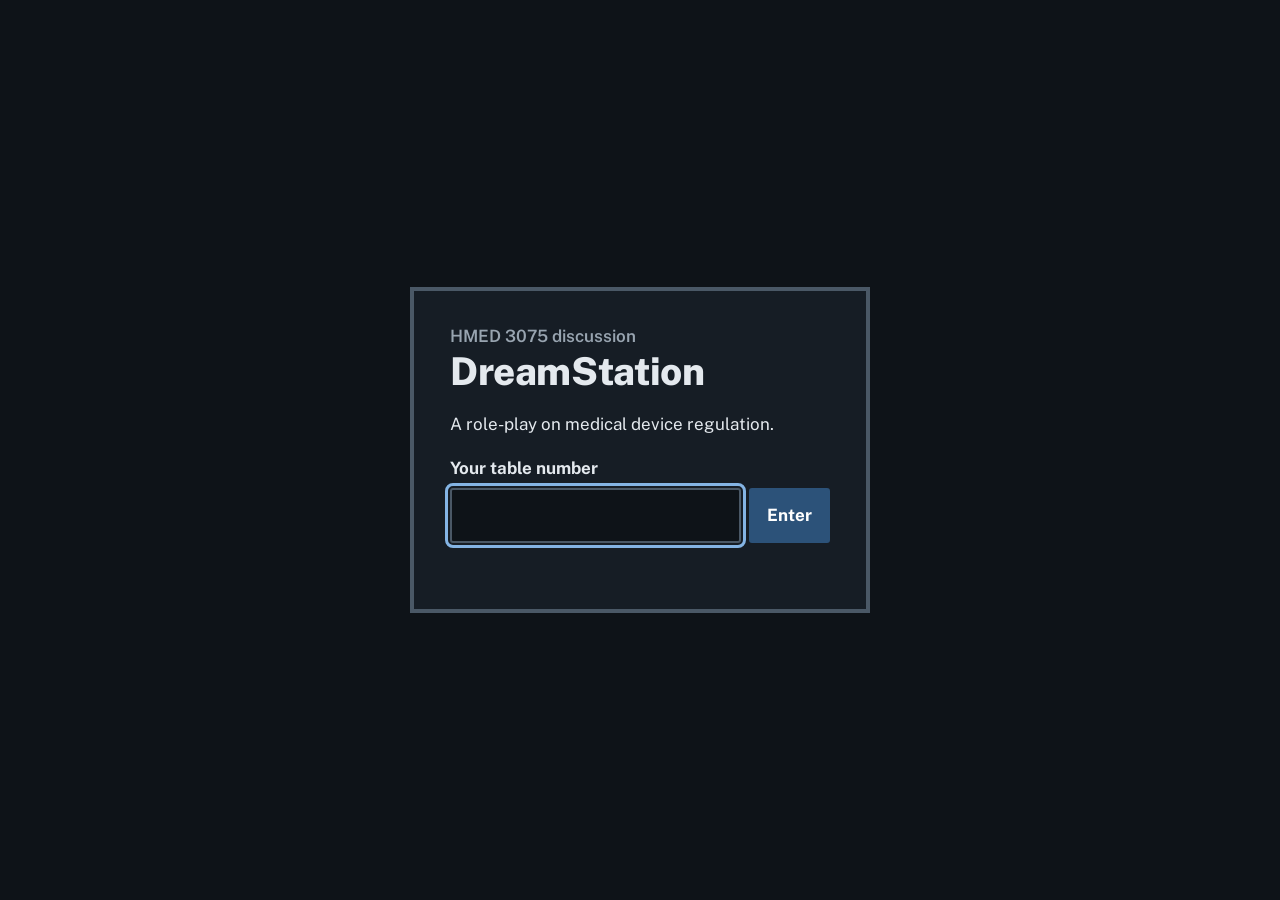
<file: index.html>
<!DOCTYPE html>
<html lang="en">
<head>
<meta charset="utf-8">
<meta name="viewport" content="width=device-width, initial-scale=1">
<title>DreamStation · HMED 3075</title>
<link rel="stylesheet" href="assets/app.css?v=1795060301">
</head>
<body>
<main class="entry">
  <form class="entry-card" id="f" novalidate>
    <p class="muted" style="font-weight:600;margin:0">HMED 3075 discussion</p>
    <h1>DreamStation</h1>
    <p>A role-play on medical device regulation.</p>
    <label for="n">Your table number</label>
    <div class="entry-row">
      <input id="n" inputmode="numeric" autocomplete="off" maxlength="2" autofocus aria-describedby="err">
      <button class="btn primary" type="submit">Enter</button>
    </div>
    <div class="err" id="err" role="status"></div>
  </form>
</main>
<script>
  document.getElementById("f").addEventListener("submit", e => {
    e.preventDefault();
    const v = document.getElementById("n").value.trim();
    if (/^[1-6]$/.test(v)) location.href = "table.html?t=" + v;
    else document.getElementById("err").textContent = "Enter a table number from 1 to 6.";
  });
</script>
</body>
</html>
</file>
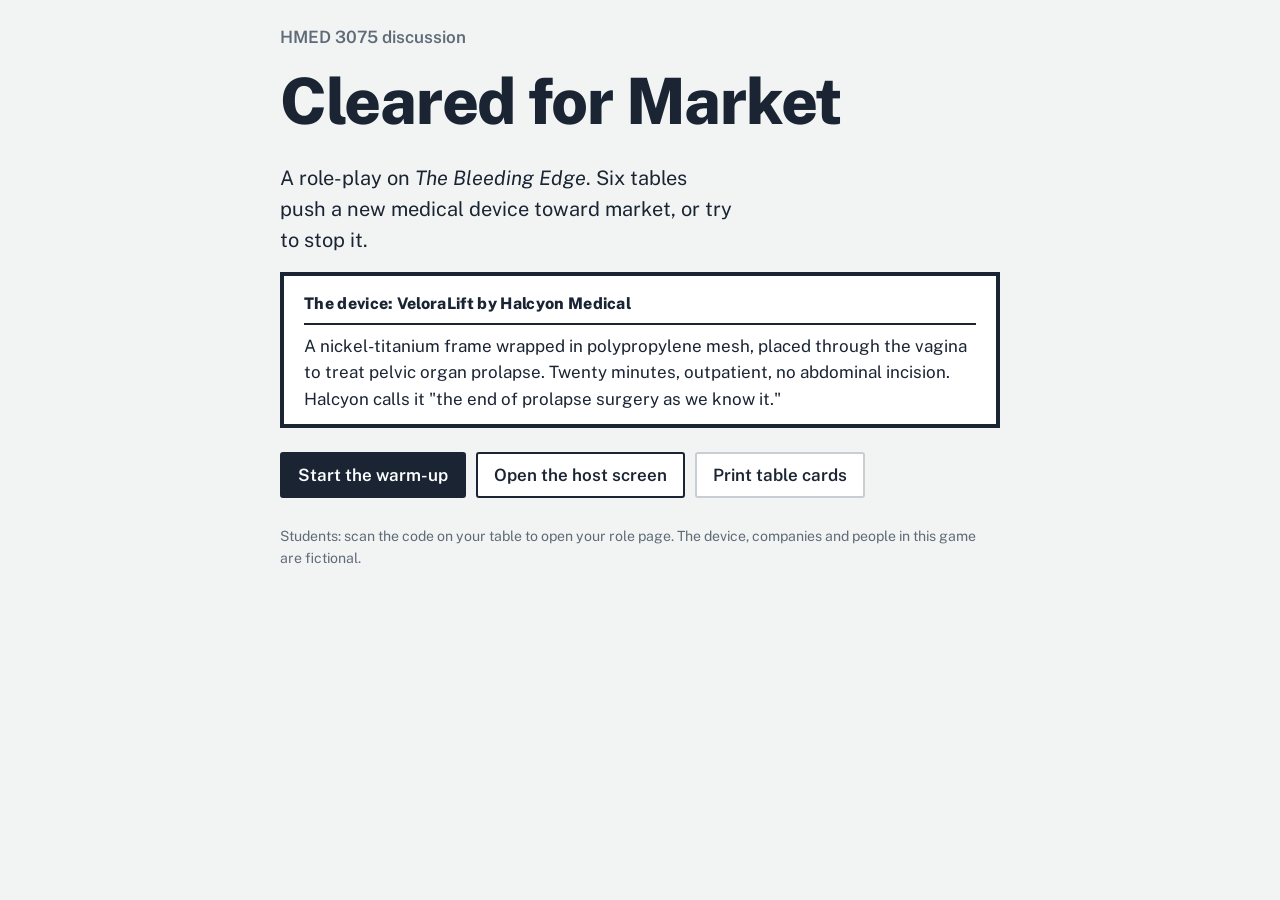
<file: cleared-for-market/index.html>
<!DOCTYPE html>
<html lang="en">
<head>
<title>Cleared for Market · HMED 3075</title>
<meta charset="utf-8">
<meta name="viewport" content="width=device-width, initial-scale=1">
<link rel="preconnect" href="https://fonts.googleapis.com">
<link rel="preconnect" href="https://fonts.gstatic.com" crossorigin>
<link href="https://fonts.googleapis.com/css2?family=Public+Sans:wght@400;600;700;800&display=swap" rel="stylesheet">
<link rel="stylesheet" href="assets/style.css">
<script src="assets/data.js"></script>
<script src="assets/qrcode.js"></script>
<script src="assets/app.js"></script>
</head>
<body>
<main class="wrap">
  <p class="muted" style="font-weight:600">HMED 3075 discussion</p>
  <h1 style="font-size:clamp(2.4rem,7vw,4rem);font-weight:800;letter-spacing:-.02em">Cleared for Market</h1>
  <p style="font-size:1.25rem;max-width:38ch">A role-play on <i>The Bleeding Edge</i>. Six tables push a new medical device toward market, or try to stop it.</p>

  <div class="boxed" id="device"></div>

  <p style="display:flex;gap:10px;flex-wrap:wrap;margin-top:24px">
    <button class="btn primary" id="warm">Start the warm-up</button>
    <a class="btn" href="host.html">Open the host screen</a>
    <a class="btn ghost" href="cards.html">Print table cards</a>
  </p>
  <p class="muted small" style="margin-top:28px">Students: scan the code on your table to open your role page. The device, companies and people in this game are fictional.</p>
</main>
<script>
  const G = CFM.G;
  document.getElementById("device").innerHTML =
    `<p class="boxed-h">The device: ${CFM.esc(G.device.name)} by ${CFM.esc(G.device.maker)}</p><p style="margin:0">${CFM.esc(G.device.pitch)}</p>`;
  document.getElementById("warm").onclick = CFM.openDeck;
</script>
</body>
</html>
</file>
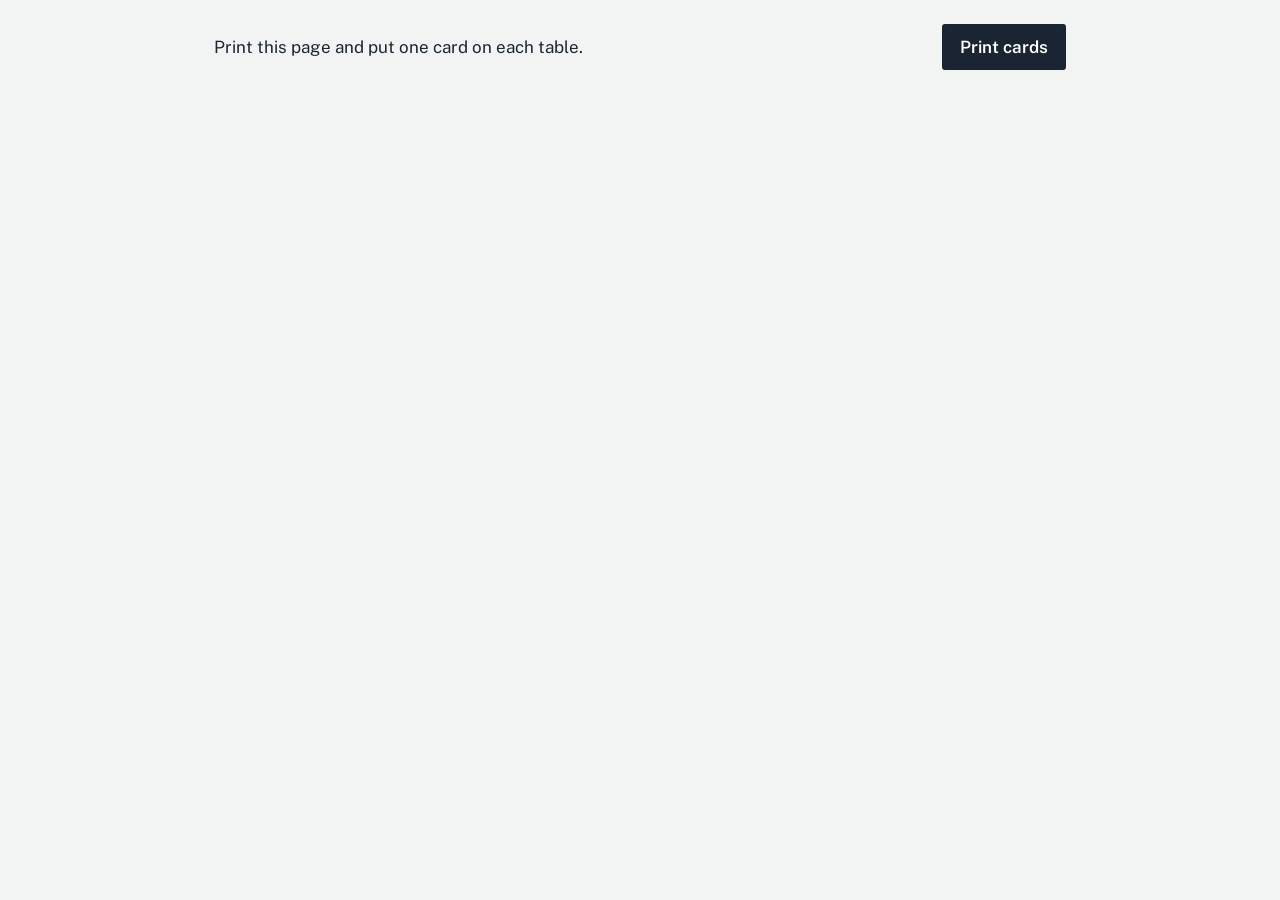
<file: cards.html>
<!DOCTYPE html>
<html lang="en">
<head>
<title>Table cards · Cleared for Market</title>
<meta charset="utf-8">
<meta name="viewport" content="width=device-width, initial-scale=1">
<link rel="preconnect" href="https://fonts.googleapis.com">
<link rel="preconnect" href="https://fonts.gstatic.com" crossorigin>
<link href="https://fonts.googleapis.com/css2?family=Public+Sans:wght@400;600;700;800&display=swap" rel="stylesheet">
<link rel="stylesheet" href="assets/style.css">
<script src="assets/data.js"></script>
<script src="assets/qrcode.js"></script>
<script src="assets/app.js"></script>
<style>
  .sheet { max-width: 900px; margin: 0 auto; padding: 24px; }
  .grid { display: grid; grid-template-columns: repeat(2, 1fr); gap: 18px; }
  .card { background: #fff; border: 4px solid var(--ink); padding: 16px; display: grid; grid-template-columns: 1fr 150px; gap: 14px; align-items: center; }
  .card h2 { font-size: 1.4rem; margin: 0 0 4px; }
  .card .bar { height: 8px; margin-bottom: 10px; }
  .card svg { width: 150px; height: 150px; }
  .card .url { font-size: .72rem; color: var(--steel); word-break: break-all; }
  @media (max-width: 640px) { .grid { grid-template-columns: 1fr; } }
</style>
</head>
<body>
<div class="sheet">
  <div class="noprint" style="display:flex;justify-content:space-between;align-items:center;gap:12px;flex-wrap:wrap;margin-bottom:18px">
    <p style="margin:0">Print this page and put one card on each table.</p>
    <button class="btn primary" onclick="print()">Print cards</button>
  </div>
  <div class="grid" id="g"></div>
</div>
<script>
  const { G, esc, roleURL, qrSVG } = CFM;
  document.getElementById("g").innerHTML = G.roles.map(r => `<div class="card">
    <div><div class="bar" style="background:${r.color}"></div>
      <p class="muted" style="margin:0;font-weight:600">${esc(r.label)}</p>
      <h2>${esc(r.name)}</h2>
      <p class="small" style="margin:0 0 6px">Scan to open your role page.</p>
      <div class="url">${esc(roleURL(r))}</div></div>
    ${qrSVG(roleURL(r))}</div>`).join("");
</script>
</body>
</html>
</file>
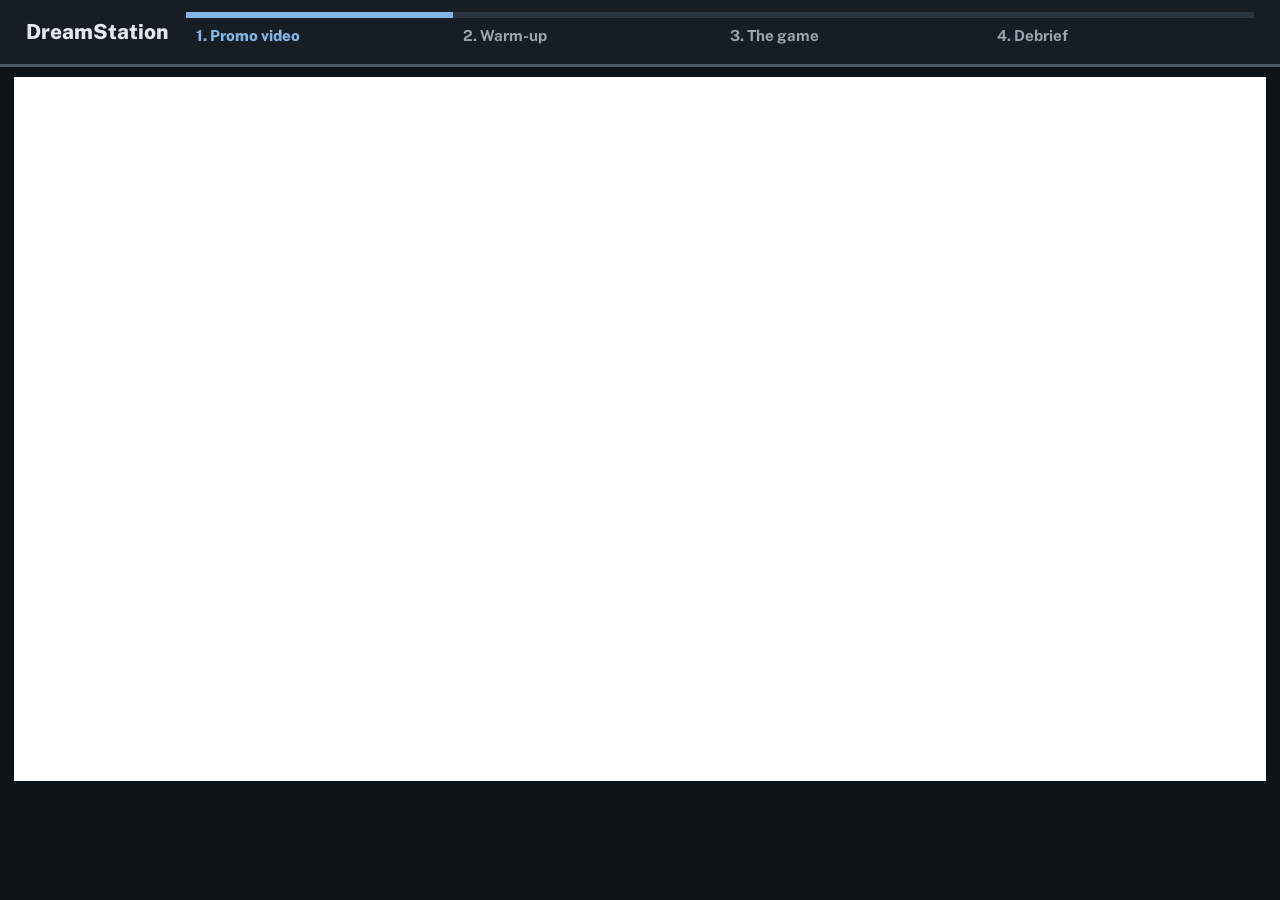
<file: host.html>
<!DOCTYPE html>
<html lang="en">
<head>
<meta charset="utf-8">
<meta name="viewport" content="width=device-width, initial-scale=1">
<title>Host · DreamStation</title>
<link rel="stylesheet" href="assets/app.css?v=1795060301">
<script src="assets/content.js?v=1795060301"></script>
<script src="assets/app.js?v=1795060301"></script>
</head>
<body class="host">
<header class="hbar">
  <h1>DreamStation</h1>
  <nav class="htabs" id="htabs" aria-label="Class sections"></nav>
</header>
<main class="hmain" id="main"></main>
<div class="timer floating" id="ftimer" title="Drag to move. Double-click to start or pause."><div class="lbl" id="flbl">Paused</div><div class="t" id="clock">0:00</div></div>
<script>
(function () {
  const { G, store, esc } = DS;
  const KEY = "ds-host-v6";
  const TABS = [
    { id: "video", name: "Promo video", stages: [{ name: "Video", minutes: 5 }] },
    { id: "warmup", name: "Warm-up", stages: [{ name: "Recap", minutes: 5 }, { name: "Where the system fails", minutes: 4 }, { name: "Read your role", minutes: 3 }] },
    { id: "game", name: "The game", stages: G.stages },
    { id: "debrief", name: "Debrief", stages: [{ name: "How you played", minutes: 3 }, { name: "What really happened", minutes: 3 }] }
  ];
  const fresh = () => ({ tab: 0, stage: { video: 0, warmup: 0, game: 0, debrief: 0 }, shown: {}, revealed: {}, choices: { game: {}, game2: {} }, timer: { left: 300, endAt: null } });
  let S = store.get(KEY, null) || fresh();
  const save = () => store.set(KEY, S);
  const main = document.getElementById("main");

  const tab = () => TABS[S.tab];
  const stageList = () => tab().stages;
  const stageIdx = () => S.stage[tab().id] || 0;
  const stageMin = () => stageList() ? stageList()[stageIdx()].minutes : 0;

  /* ---------- Timer ---------- */
  const left = () => S.timer.endAt ? Math.round((S.timer.endAt - Date.now()) / 1000) : S.timer.left;
  const fmt = s => (s < 0 ? "+" : "") + Math.floor(Math.abs(s) / 60) + ":" + String(Math.abs(s) % 60).padStart(2, "0");
  function toggleTimer() {
    if (!stageList()) return;
    if (S.timer.endAt) { S.timer.left = left(); S.timer.endAt = null; } else { S.timer.endAt = Date.now() + S.timer.left * 1000; }
    save(); render();
  }
  function resetTimer() { S.timer = { left: stageMin() * 60, endAt: null }; save(); render(); }
  setInterval(() => {
    paintTimer();
  }, 250);
  const ft = document.getElementById("ftimer");
  function paintTimer() {
    ft.hidden = !stageList() || tab().id === "video";
    const t = left();
    document.getElementById("clock").textContent = fmt(t);
    document.getElementById("flbl").textContent = S.timer.endAt ? "Time left" : "Paused";
    ft.classList.toggle("over", t < 0);
  }
  /* Drag the timer anywhere; its position is remembered. */
  (function () {
    const place = p => {
      const x = Math.max(0, Math.min(window.innerWidth - ft.offsetWidth, p.x)), y = Math.max(0, Math.min(window.innerHeight - ft.offsetHeight, p.y));
      ft.style.left = x + "px"; ft.style.top = y + "px"; ft.style.right = "auto";
      return { x, y };
    };
    const saved = store.get("ds-host-timerpos");
    if (saved && typeof saved.x === "number") requestAnimationFrame(() => place(saved));
    let d = null;
    ft.addEventListener("pointerdown", e => { const r = ft.getBoundingClientRect(); d = { dx: e.clientX - r.left, dy: e.clientY - r.top }; ft.setPointerCapture(e.pointerId); ft.classList.add("drag"); e.preventDefault(); });
    ft.addEventListener("pointermove", e => { if (d) d.pos = place({ x: e.clientX - d.dx, y: e.clientY - d.dy }); });
    const end = () => { if (d && d.pos) store.set("ds-host-timerpos", d.pos); d = null; ft.classList.remove("drag"); };
    ft.addEventListener("pointerup", end); ft.addEventListener("pointercancel", end);
    ft.addEventListener("dblclick", () => toggleTimer());
    window.addEventListener("resize", () => { if (ft.style.left) place({ x: parseFloat(ft.style.left), y: parseFloat(ft.style.top) }); });
  })();

  function verdict(line) {
    const m = line.match(/^(Adopted|Overruled)\.\s*([\s\S]*)$/);
    if (!m) return `<p class="bigresult">${esc(line)}</p>`;
    return `<p class="bigresult ${m[1] === "Adopted" ? "ok" : "no"}"><span class="verdict">${m[1]}</span>${esc(m[2])}</p>`;
  }
  function goTab(i) {
    if (i < 0 || i >= TABS.length) return;
    S.tab = i;
    S.timer = { left: stageMin() * 60, endAt: null };
    save(); render(); window.scrollTo(0, 0);
  }
  function goStage(i) {
    const L = stageList();
    if (!L || i < 0 || i >= L.length) return;
    S.stage[tab().id] = i;
    S.timer = { left: L[i].minutes * 60, endAt: null };
    save(); render();
  }

  /* ---------- Pieces ---------- */
  function stagesBar() {
    const L = stageList(); if (!L || L.length < 2) return "";
    const k = stageIdx();
    return `<div class="stages">${L.map((s, i) => `<button class="stage ${i < k ? "done" : ""} ${i === k ? "now" : ""}" data-stage="${i}">${esc(s.name)}<small>${s.minutes} min</small></button>`).join("")}</div>`;
  }
  function timerBox() { return ""; }
  function controls(extra) {
    const L = stageList();
    return `<div class="controls">
      ${L ? `<button class="btn primary" data-a="timer">${S.timer.endAt ? "Pause timer" : "Start timer"}</button><button class="btn" data-a="reset">Reset timer</button>` : ""}
      ${L && L.length > 1 ? `<button class="btn" data-a="nextstage" ${stageIdx() === L.length - 1 ? "disabled" : ""}>Next stage</button>` : ""}
      ${extra || ""}
      <button class="btn" data-a="prev" ${S.tab === 0 ? "disabled" : ""}>Previous section</button>
      <button class="btn" data-a="next" ${S.tab === TABS.length - 1 ? "disabled" : ""}>Next section</button>
    </div>
    <p class="small muted keys">Keys: left and right arrows move to the previous or next stage. Enter goes to the next section, Backspace to the previous one. Space starts or pauses the timer. 1 to 4 jump to a section.${tab().id === "game" ? " R shows or hides the unlock word." : ""}</p>`;
  }

  /* ---------- Views ---------- */
  function videoView() {
    main.className = "hmain single videomode";
    return `<div class="videofill"><iframe src="https://www.youtube-nocookie.com/embed/${esc(G.video.id)}?rel=0" title="${esc(G.video.title)}" allow="autoplay; encrypted-media; picture-in-picture; fullscreen" allowfullscreen></iframe></div>`;
  }

  function warmupView() {
    main.className = "hmain";
    const k = stageIdx();
    const leftCol = k === 0
      ? `<div class="kicker">Warm-up</div><h2 class="big">Recap: The Bleeding Edge</h2>
         <p class="lead">Start from your worksheet. Talk with your table.</p>
         ${stagesBar()}
         <p class="mainq">${esc(G.warmup.questions[0].q)} <span class="ws">${esc(G.warmup.questions[0].ws)}</span></p>
         <p class="bh" style="margin-top:22px">If your table finishes early</p>
         <ul class="moreq">${G.warmup.questions.slice(1).map(q => `<li>${esc(q.q)} <span class="ws">${esc(q.ws)}</span></li>`).join("")}</ul>
         ${controls()}`
      : k === 1
      ? `<div class="kicker">Warm-up</div><h2 class="big">Where the system fails</h2>
         ${stagesBar()}
         <div class="concepts">${G.warmup.concepts.map((c, i) => `<div class="concept ${(S.revealed || {})[i] ? "" : "veiled"}" data-a="concept" data-i="${i}" title="Click to reveal"><h3>${esc(c.term)}</h3><p>${DS.item(c, () => "source")}</p></div>`).join("")}</div>
         <ol class="qs cq">${G.warmup.conceptQs.map(q => `<li>${DS.item(q, () => "source")}</li>`).join("")}</ol>
         ${controls()}`
      : `<div class="kicker">Warm-up</div><h2 class="big">Read your role</h2>
         <p class="lead">Open the entry page on your device, type your table number, and read your role.</p>
         ${stagesBar()}
         <div class="boxed"><p class="bh">Before we start</p><p style="margin:0;font-size:1.2rem">${esc(G.warmup.statement)}</p></div>
         ${controls()}`;
    const rightCol = `<h2>Tables</h2>
      <ul class="tables-list">${G.tables.map(t => `<li><b>${t.n}</b>${esc(t.name)} <span class="muted small">${esc(t.label)}</span></li>`).join("")}</ul>
      <h2 style="margin-top:20px">How we play</h2>
      <ul>${G.warmup.rules.map(r => `<li>${esc(r)}</li>`).join("")}</ul>`;
    return [leftCol, rightCol];
  }

  function actView() {
    const a = G.acts.find(x => x.key === tab().id);
    const k = stageIdx();
    const stageId = G.stages[k].id;
    const shown = !!S.shown[a.key];
    const ch = S.choices[a.key], ch2 = S.choices[a.key + "2"] || {};
    main.className = "hmain single";
    const head = `<div class="acthead"><div><div class="kicker">The game</div><h2 class="big">${esc(a.title)}</h2></div>${timerBox()}</div>${stagesBar()}`;
    let body = "";
    const rulesBox = `<div class="rulebox">${a.rules.map(r => `<p class="bh">${esc(r.h)}</p><p>${esc(r.t)}</p>`).join("")}</div>`;
    if (stageId === "read") {
      body = `<div class="readrow">
        <div><ul class="bigrules">${G.stageRules.read.map(r => `<li>${esc(r)}</li>`).join("")}</ul>${rulesBox}</div>
        <div class="codebox ${shown ? "" : "hidden"}" data-a="reveal" title="Click to show or hide"><div class="lbl">Unlock word</div><div class="word" aria-hidden="${!shown}">${shown ? esc(G.unlock[a.key]) : "XXXXX"}</div></div>
      </div>`;
    } else if (stageId === "debate") {
      body = `<ul class="bigrules">${G.stageRules.debate.map(r => `<li>${esc(r)}</li>`).join("")}</ul>${rulesBox}`;
    } else if (stageId === "choose") {
      const sel = S.sel && S.sel[a.key];
      const L = "ABC";
      const buttons = `<div class="tablebtns">${G.tables.map(t => `<button class="tablebtn ${sel === t.n ? "on" : ""}" style="--c:${t.color}" data-sel="${t.n}">
          <span class="tn">${t.n}</span><span class="tname">${esc(t.name)}</span><span class="tpick">${ch[t.n] !== undefined || ch2[t.n] !== undefined ? "Recommended " + (ch[t.n] !== undefined ? L[ch[t.n]] : "?") + ", " + (ch2[t.n] !== undefined ? L[ch2[t.n]] : "?") : "No recommendation yet"}</span></button>`).join("")}</div>`;
      let panel = `<p class="lead" style="margin-top:18px">Click a table to show its options.</p>`;
      if (sel) {
        const t = G.tables.find(x => x.n === sel);
        panel = `<div class="selpanel" style="--c:${t.color}">
          <div class="who">${t.n}. ${esc(t.name)}</div>
          <p class="qlabel">Question 1: The black specks</p>
          <div class="bigopts">${a.cards[t.n].options.map((o, i) => `<button class="bigopt" aria-pressed="${ch[t.n] === i}" data-t="${t.n}" data-o="${i}">${esc(o)}</button>`).join("")}</div>
          ${ch[t.n] !== undefined ? verdict(a.outcome.lines[t.n][ch[t.n]]) : ""}
          <p class="qlabel">Question 2: ${esc(a.cards[t.n].q2.topic)}</p>
          <div class="bigopts">${a.cards[t.n].q2.options.map((o, i) => `<button class="bigopt" aria-pressed="${ch2[t.n] === i}" data-t="${t.n}" data-o="${i}" data-q="2">${esc(o)}</button>`).join("")}</div>
          ${ch2[t.n] !== undefined ? verdict(a.outcome.lines2[t.n][ch2[t.n]]) : ""}
        </div>`;
      }
      body = buttons + panel;
    } else {
      const done = G.tables.every(t => ch[t.n] !== undefined && ch2[t.n] !== undefined);
      body = `<div class="outcomebig">
        <p>${esc(a.outcome.lead)}</p>
        <p class="rule">${esc(a.outcome.rule)}</p>
        ${a.outcome.close ? `<p>${esc(a.outcome.close)}</p>` : ""}
        ${done ? "" : `<p class="small muted">Not every table's recommendation has been recorded.</p>`}
      </div>`;
    }
    const extra = stageId === "read" ? `<button class="btn" data-a="reveal">${shown ? "Hide unlock word" : "Show unlock word"}</button>` : "";
    return head + body + controls(extra);
  }

  function debriefView() {
    main.className = "hmain single";
    const k = stageIdx();
    const head = `<div class="acthead"><div><div class="kicker">Debrief</div><h2 class="big">${k === 0 ? "How you played" : "What really happened"}</h2></div>${timerBox()}</div>${stagesBar()}`;
    if (k === 0) {
      const L = "ABC";
      const c1 = S.choices.game, c2 = S.choices.game2 || {};
      const act = G.acts[0];
      const ok = (lines, t, o) => lines[t][o].startsWith("Adopted");
      let over = 0, all = true;
      const cards = G.tables.map(t => {
        const a = c1[t.n], b = c2[t.n], E = G.endings[t.n];
        if (a === undefined || b === undefined) {
          all = false;
          return `<div class="choicecard refl" style="--c:${t.color}"><div class="who">${t.n}. ${esc(t.name)}</div><p class="verdict">Not every recommendation was recorded for this table.</p></div>`;
        }
        const adopted = (ok(act.outcome.lines, t.n, a) ? 1 : 0) + (ok(act.outcome.lines2, t.n, b) ? 1 : 0);
        over += 2 - adopted;
        const e = E.end[adopted];
        return `<div class="choicecard refl" style="--c:${t.color}">
          <div class="who">${t.n}. ${esc(t.name)}</div>
          <p class="picks">Recommended ${L[a]} and ${L[b]} &nbsp; ${adopted} of 2 adopted</p>
          <p class="endtitle">Ending: ${esc(e.title)}</p>
          <p class="verdict">${esc(E.q1[a])} ${esc(E.q2[b])} <b>${esc(e.t)}</b></p></div>`;
      }).join("");
      const room = G.roomEndings.find(r => over <= r.max);
      const banner = all ? `<div class="roomend"><p class="endtitle">The room's ending: ${esc(room.title)}</p><p>${over} of your 12 recommendations were overruled. ${esc(room.t)} In every ending, the recall still came in June 2021.</p></div>` : "";
      return head + `<div class="choicegrid">${cards}</div>` + banner + controls();
    }
    return head + `<ul class="timeline" style="margin-top:12px">${G.debrief.map(d => `<li><b>${esc(d.y)}</b><span>${esc(d.t)}</span></li>`).join("")}</ul>` +
      controls(`<button class="btn" data-a="clear">Clear all records</button>`);
  }

  function render() {
    document.getElementById("htabs").innerHTML = TABS.map((t, i) => `<button class="htab ${i < S.tab ? "done" : ""} ${i === S.tab ? "now" : ""}" data-tab="${i}" ${i === S.tab ? 'aria-current="step"' : ""}>${i + 1}. ${esc(t.name)}</button>`).join("");
    const id = tab().id;
    const v = id === "video" ? videoView() : id === "warmup" ? warmupView() : id === "debrief" ? debriefView() : actView();
    main.innerHTML = Array.isArray(v) ? `<section>${v[0]}</section><aside class="side">${v[1]}</aside>` : `<section>${v}</section>`;
    paintTimer();
  }

  /* ---------- Events ---------- */
  document.addEventListener("click", e => {
    const b = e.target.closest("[data-tab],[data-a],[data-stage],[data-t],[data-sel]");
    if (!b) return;
    if (b.dataset.tab !== undefined) return goTab(+b.dataset.tab);
    if (b.dataset.stage !== undefined) return goStage(+b.dataset.stage);
    if (b.dataset.sel !== undefined) {
      S.sel = S.sel || {}; const k = tab().id;
      S.sel[k] = S.sel[k] === +b.dataset.sel ? undefined : +b.dataset.sel;
      save(); return render();
    }
    if (b.dataset.t !== undefined) {
      const k = tab().id + (b.dataset.q === "2" ? "2" : ""), t = b.dataset.t, o = +b.dataset.o;
      S.choices[k] = S.choices[k] || {};
      if (S.choices[k][t] === o) delete S.choices[k][t]; else S.choices[k][t] = o;
      save(); return render();
    }
    const a = b.dataset.a, id = tab().id;
    if (a === "timer") toggleTimer();
    if (a === "reset") resetTimer();
    if (a === "prev") goTab(S.tab - 1);
    if (a === "next") goTab(S.tab + 1);
    if (a === "nextstage") goStage(stageIdx() + 1);
    if (a === "concept") { S.revealed = S.revealed || {}; S.revealed[b.dataset.i] = !S.revealed[b.dataset.i]; save(); render(); }
    if (a === "reveal") { S.shown[id] = !S.shown[id]; save(); render(); }
    if (a === "clear" && window.confirm("Clear all recorded choices and start a new class?")) { S = fresh(); save(); render(); }
  });
  document.addEventListener("keydown", e => {
    if (e.target.closest && e.target.closest("input,textarea")) return;
    const id = tab().id;
    if (e.key >= "1" && e.key <= "4") goTab(+e.key - 1);
    else if (e.key === "ArrowRight") goStage(stageIdx() + 1);
    else if (e.key === "ArrowLeft") goStage(stageIdx() - 1);
    else if (e.key === "Enter") { e.preventDefault(); goTab(S.tab + 1); }
    else if (e.key === "Backspace") { e.preventDefault(); goTab(S.tab - 1); }
    else if (e.key === " ") { e.preventDefault(); toggleTimer(); }
    else if (e.key === "n" || e.key === "N") goStage(stageIdx() + 1);
    else if ((e.key === "r" || e.key === "R") && id === "warmup" && stageIdx() === 1) { S.revealed = S.revealed || {}; const i = G.warmup.concepts.findIndex((c, i) => !S.revealed[i]); if (i >= 0) { S.revealed[i] = true; save(); render(); } }
    else if ((e.key === "r" || e.key === "R") && id === "game") { S.shown[id] = !S.shown[id]; save(); render(); }
  });

  render();
})();
</script>
</body>
</html>
</file>
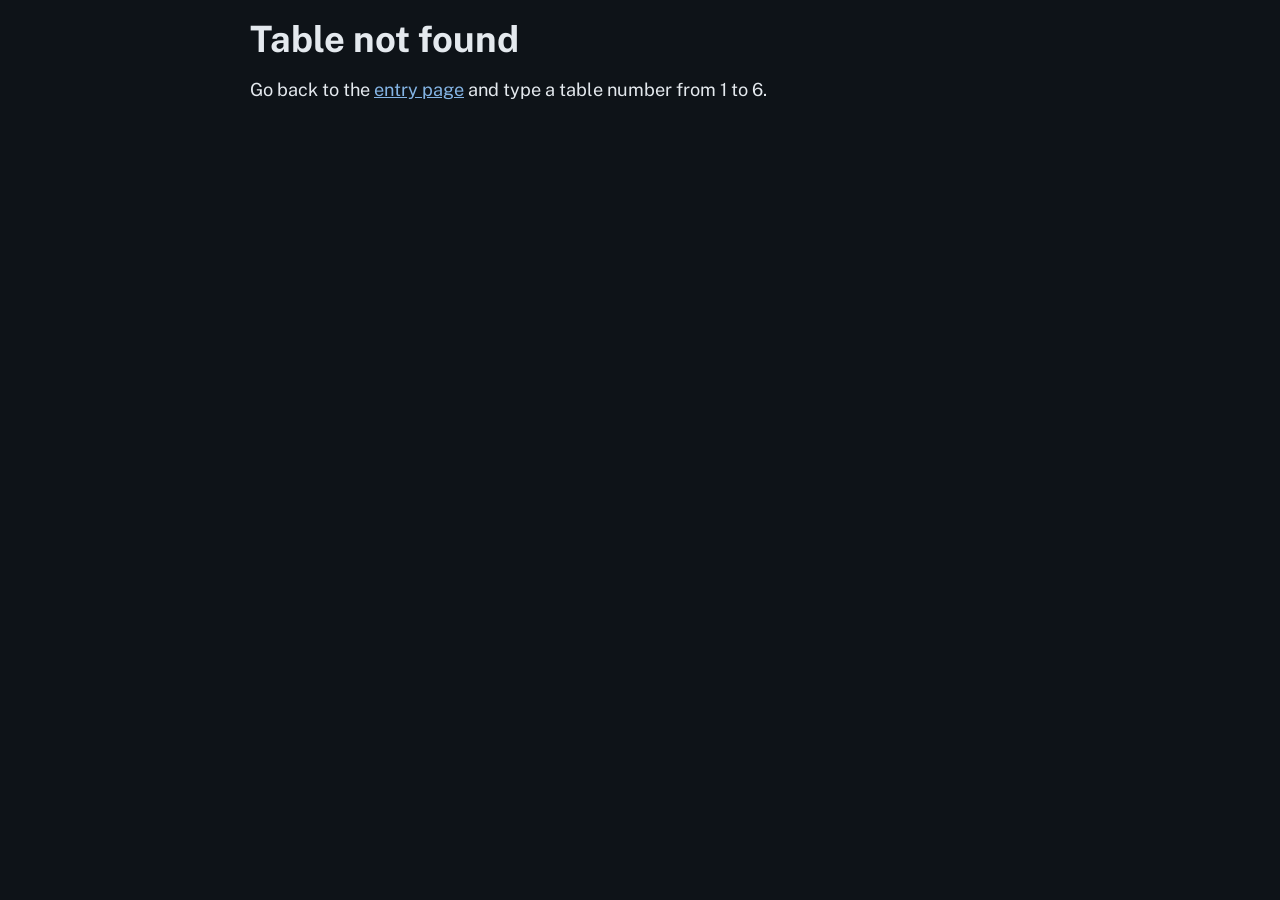
<file: table.html>
<!DOCTYPE html>
<html lang="en">
<head>
<meta charset="utf-8">
<meta name="viewport" content="width=device-width, initial-scale=1">
<title>Your table · DreamStation</title>
<link rel="stylesheet" href="assets/app.css?v=1795060301">
<script src="assets/content.js?v=1795060301"></script>
<script src="assets/app.js?v=1795060301"></script>
</head>
<body class="tpage">
<div id="app"></div>
<script>
(function () {
  const { G, store, esc, table, item } = DS;
  const n = new URLSearchParams(location.search).get("t");
  const T = table(n);
  const app = document.getElementById("app");
  if (!T) {
    app.innerHTML = `<main class="wrap"><h1>Table not found</h1><p>Go back to the <a href="index.html">entry page</a> and type a table number from 1 to 6.</p></main>`;
    return;
  }
  document.title = `Table ${T.n}: ${T.name} · DreamStation`;
  document.documentElement.style.setProperty("--role", T.color);

  const KEY = "ds-table-v5-" + T.n;
  const ORDER = ["role", "game", "end"];
  const st = store.get(KEY, { at: "role" });
  if (!ORDER.includes(st.at)) st.at = "role";

  function srcList(keys) {
    if (!keys.length) return "";
    return `<p class="sources inline"><b>Sources</b> ${keys.map((k, i) => `[${i + 1}] <a href="${esc(G.sources[k].u)}" target="_blank" rel="noopener">${esc(G.sources[k].t)}</a>`).join(" &nbsp; ")}</p>`;
  }
  function numberer() {
    const order = [];
    const fn = k => { if (!order.includes(k)) order.push(k); return order.indexOf(k) + 1; };
    fn.order = order;
    return fn;
  }
  function unlockBox(label) {
    return `<form class="unlock-end" id="uf">
      <label for="code"><b>${esc(label)}</b><span class="muted small"> Type the unlock word from the big screen and press Enter.</span></label>
      <div class="unlock"><input id="code" autocomplete="off" autocapitalize="characters" spellcheck="false"><button class="btn primary" type="submit">Unlock</button></div>
      <div class="err" id="uerr" role="status"></div>
    </form>`;
  }

  function rolePanel() {
    return `<div class="grid2">
      <div>
        <h2>Your role</h2>
        <p class="intro">${esc(T.intro)}</p>
        <div class="card3">
          <section><h4>What you want</h4><p>${esc(T.interest)}</p></section>
          <section><h4>Your dilemma</h4><p>${esc(T.dilemma)}</p></section>
        </div>
        <div class="boxed"><p class="bh">Before we start</p><p style="margin:0">${esc(G.warmup.statement)}</p></div>
      </div>
      <div>
        <h2>How to play</h2>
        <ul class="rules">${G.warmup.rules.map(r => `<li>${esc(r)}</li>`).join("")}</ul>
        <p class="small muted"><span class="tag H">Historical</span> comes from the public record, with a numbered source link. <span class="tag F">Fictional</span> was written for this game.</p>
        ${unlockBox("Start the game")}
      </div>
    </div>`;
  }

  function actPanel(act) {
    const num = numberer();
    const c = act.cards[T.n];
    const facts = `<ul class="guide">${c.facts.map(x => `<li>${item(x, num)}${x.means ? `<span class="means"><b>What this means for you:</b> ${esc(x.means)}</span>` : ""}</li>`).join("")}</ul>`;
    const hide = `<ul class="guide">${c.hide.map(x => `<li>${item(x, num)}<span class="means"><b>Why:</b> ${esc(x.why)}</span></li>`).join("")}</ul>`;
    const ul = arr => `<ul>${arr.map(x => `<li>${esc(x)}</li>`).join("")}</ul>`;
    const story = act.shared.map((sec, i) => `<h3>${i + 1}. ${esc(sec.h)}</h3>${sec.p.map(x => `<p class="${x.strong ? "strong" : ""}">${item(x, num)}</p>`).join("")}`).join("");
    const card = `<div class="boxed tight guidebox"><p class="bh">Your decision guide</p>
        <div class="guidegrid">
          <div><h4>Your part in this</h4><p class="weigh">${item(c.past, num)}</p>
            <h4>Key facts</h4>${facts}
            <h4>What you might want to keep quiet</h4>${hide}</div>
          <div><h4>The pull on you</h4>
            <p class="sub up">Reasons to act</p>${ul(c.pulls.act)}
            <p class="sub down">Reasons to hold back</p>${ul(c.pulls.hold)}
            <h4>The blame game</h4>
            <p class="sub">Blame coming your way</p>${ul(c.blame.you)}
            <p class="sub">Blame you can pass on</p>${ul(c.blame.them)}</div>
        </div>
      </div>`;
    const film = `<div class="filmbox"><p class="bh">In The Bleeding Edge</p><ul>${c.films.map(x => `<li>${item(x, num)}</li>`).join("")}</ul></div>`;
    const next = `<div class="unlock-end"><button class="btn primary" data-go="end">Finish the game</button></div>`;
    return `<h2 class="acttitle">${esc(act.title)}</h2>
      <div class="actgrid">
        <div class="story2 reading">${story}</div>
        <aside class="cardcol">${film}</aside>
      </div>
      ${card}
      <div class="bottomrow">
        <div>
          <p class="optlabel">Your two recommendations. Your spokesperson will give them to your boss, the TA.</p>
          <div class="question"><b>Question 1: The black specks</b>${esc(c.question)}</div>
          <ul class="options">${c.options.map(o => `<li>${esc(o)}</li>`).join("")}</ul>
          <div class="question q2"><b>Question 2: ${esc(c.q2.topic)}</b>${item(c.q2.ctx, num)} ${esc(c.q2.question)}</div>
          <ul class="options">${c.q2.options.map(o => `<li>${esc(o)}</li>`).join("")}</ul>
        </div>
        <div>${next}</div>
      </div>
      ${srcList(num.order)}`;
  }

  function endPanel() {
    return `<div class="endscreen">
      <p class="kicker">End of the game</p>
      <p class="endbig">Your recommendations are in. The machines are being recalled.</p>
      <p class="endbig">Now look up at the big screen to see what really happened.</p>
    </div>`;
  }

  function render() {
    const i = ORDER.indexOf(st.at);
    const body = st.at === "role" ? rolePanel() : st.at === "end" ? endPanel() : actPanel(G.acts.find(a => a.key === st.at));
    const back = i > 0 ? `<button class="backlink" data-go="${ORDER[i - 1]}">Back to ${st.at === "game" ? "your role" : "the game"}</button>` : "";
    app.innerHTML = `<header class="band"><div class="in"><span class="num">${T.n}</span><h1>${esc(T.name)}</h1><span class="lbl">${esc(T.label)}</span></div></header>
      <main class="tp">${back}<section class="tp-panel">${body}</section></main>`;

    app.querySelectorAll("[data-go]").forEach(b => b.onclick = () => { st.at = b.dataset.go; store.set(KEY, st); render(); window.scrollTo(0, 0); });
    const f = document.getElementById("uf");
    if (f) {
      const next = "game";
      f.onsubmit = e => {
        e.preventDefault();
        if (document.getElementById("code").value.trim().toUpperCase() === G.unlock[next]) {
          st.at = next; store.set(KEY, st); render(); window.scrollTo(0, 0);
        } else {
          document.getElementById("uerr").textContent = "That word does not open the game. Check the big screen and try again.";
        }
      };
    }
  }
  render();
})();
</script>
</body>
</html>
</file>
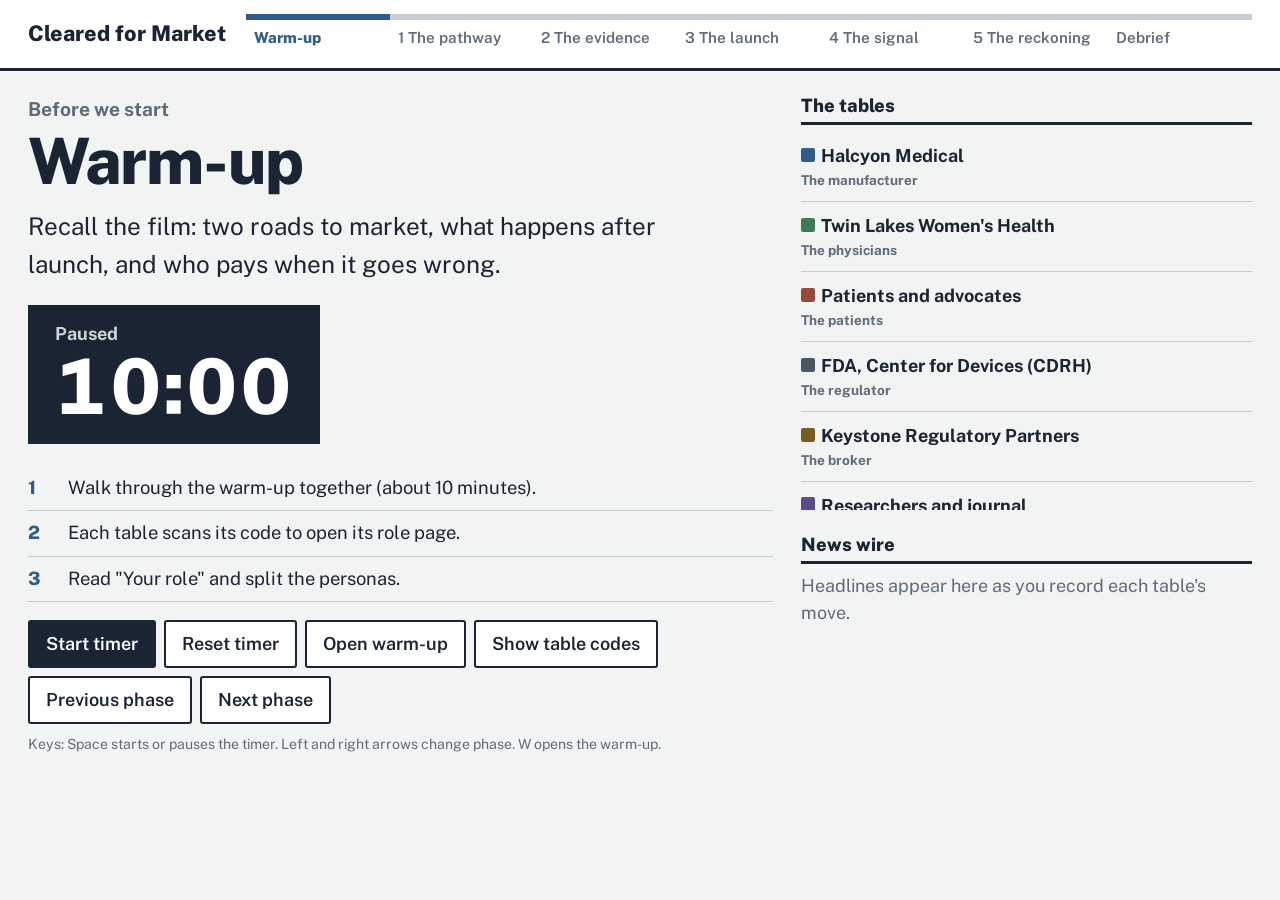
<file: cleared-for-market/host.html>
<!DOCTYPE html>
<html lang="en">
<head>
<title>Host screen · Cleared for Market</title>
<meta charset="utf-8">
<meta name="viewport" content="width=device-width, initial-scale=1">
<link rel="preconnect" href="https://fonts.googleapis.com">
<link rel="preconnect" href="https://fonts.gstatic.com" crossorigin>
<link href="https://fonts.googleapis.com/css2?family=Public+Sans:wght@400;600;700;800&display=swap" rel="stylesheet">
<link rel="stylesheet" href="assets/style.css">
<script src="assets/data.js"></script>
<script src="assets/qrcode.js"></script>
<script src="assets/app.js"></script>
</head>
<body class="host">
<header class="host-top">
  <h1>Cleared for Market</h1>
  <nav class="route" id="route" aria-label="Phases"></nav>
</header>
<main class="host-main">
  <section id="left"></section>
  <aside class="side" id="right"></aside>
</main>

<div class="modal" id="qr" role="dialog" aria-modal="true" aria-label="Table links">
  <div class="slide">
    <button class="btn ghost close" id="qrClose">Close</button>
    <h2>Scan your table's code</h2>
    <div class="qr-grid" id="qrGrid"></div>
  </div>
</div>

<script>
(function () {
  const { G, esc, store, outcome, headlines, roleURL, qrSVG, openDeck } = CFM;
  const KEY = "cfm-host-v1";
  const fresh = () => ({ phase: 0, shown: {}, d: {}, wire: [], timer: { left: G.phases[0].minutes * 60, endAt: null } });
  let S = store.get(KEY, null) || fresh();
  const save = () => store.set(KEY, S);

  const L = document.getElementById("left"), R = document.getElementById("right");

  /* ---------- Timer ---------- */
  function timeLeft() { return S.timer.endAt ? Math.round((S.timer.endAt - Date.now()) / 1000) : S.timer.left; }
  function fmt(s) { const neg = s < 0; s = Math.abs(s); return (neg ? "+" : "") + Math.floor(s / 60) + ":" + String(s % 60).padStart(2, "0"); }
  function toggleTimer() {
    if (S.timer.endAt) { S.timer.left = timeLeft(); S.timer.endAt = null; }
    else { S.timer.endAt = Date.now() + S.timer.left * 1000; }
    save(); render();
  }
  function resetTimer() { S.timer = { left: G.phases[S.phase].minutes * 60, endAt: null }; save(); render(); }
  setInterval(() => {
    const el = document.getElementById("clock");
    if (!el) return;
    const t = timeLeft();
    el.textContent = fmt(t);
    el.parentElement.classList.toggle("over", t < 0);
  }, 250);

  function goPhase(n) {
    if (n < 0 || n >= G.phases.length) return;
    S.phase = n; S.timer = { left: G.phases[n].minutes * 60, endAt: null };
    save(); render();
  }

  /* ---------- Decisions ---------- */
  function pick(id, v) {
    S.d[id] = S.d[id] === v ? undefined : v;
    rebuildWire(); save(); render();
  }
  function rebuildWire() {
    S.wire = [];
    for (let p = 1; p <= 5; p++) headlines(p, S.d).forEach(h => S.wire.push({ p, t: h.t, alarm: !!h.alarm }));
  }

  /* ---------- Rendering ---------- */
  function route() {
    document.getElementById("route").innerHTML = G.phases.map(p =>
      `<button class="stop ${p.id < S.phase ? "done" : ""} ${p.id === S.phase ? "now" : ""}" data-go="${p.id}" ${p.id === S.phase ? 'aria-current="step"' : ""}>
        ${p.id >= 1 && p.id <= 5 ? p.id + " " : ""}${esc(p.name)}</button>`).join("");
    document.querySelectorAll("[data-go]").forEach(b => b.onclick = () => goPhase(+b.dataset.go));
  }

  function timerBox() {
    const t = timeLeft();
    return `<div class="timer ${t < 0 ? "over" : ""}"><div class="lbl">${S.timer.endAt ? "Time left" : "Paused"}</div><div class="t" id="clock">${fmt(t)}</div></div>`;
  }

  function controls(extra) {
    return `<div class="controls">
      <button class="btn primary" id="tgl">${S.timer.endAt ? "Pause timer" : "Start timer"}</button>
      <button class="btn" id="rst">Reset timer</button>
      ${extra || ""}
      <button class="btn" id="prev" ${S.phase === 0 ? "disabled" : ""}>Previous phase</button>
      <button class="btn" id="next" ${S.phase === G.phases.length - 1 ? "disabled" : ""}>Next phase</button>
    </div>
    <p class="small muted" style="margin-top:10px">Keys: Space starts or pauses the timer. Left and right arrows change phase. W opens the warm-up.</p>`;
  }

  function leftWarmup() {
    const p = G.phases[0];
    return `<div class="phase-num">Before we start</div>
      <h2 class="phase-title">${esc(p.name)}</h2>
      <p class="phase-screen">${esc(p.screen)}</p>
      <div class="code-row">${timerBox()}</div>
      <ol class="steps">
        <li>Walk through the warm-up together (about 10 minutes).</li>
        <li>Each table scans its code to open its role page.</li>
        <li>Read "Your role" and split the personas.</li>
      </ol>
      ${controls(`<button class="btn" id="deck">Open warm-up</button><button class="btn" id="codes">Show table codes</button>`)}`;
  }

  function leftPhase() {
    const p = G.phases[S.phase];
    const shown = !!S.shown[p.id];
    return `<div class="phase-num">Phase ${p.id} of 5</div>
      <h2 class="phase-title">${esc(p.name)}</h2>
      <p class="phase-screen">${esc(p.screen)}</p>
      <div class="code-row">
        <div class="codebox ${shown ? "" : "hidden"}"><div class="lbl">Unlock word</div><div class="word" aria-hidden="${!shown}">${shown ? esc(p.code) : "XXXXXXX"}</div></div>
        ${timerBox()}
      </div>
      <ol class="steps">
        <li>Open Phase ${p.id} on your role page and read what only your table knows.</li>
        <li>Send delegates to other tables. Negotiate, trade, bluff.</li>
        <li>When time is up, spokespeople announce their moves.</li>
      </ol>
      ${controls(`<button class="btn" id="reveal">${shown ? "Hide unlock word" : "Reveal unlock word"}</button>`)}`;
  }

  function leftDebrief() {
    const o = outcome(S.d);
    const pathway = o.pma ? "PMA" : (S.d.pathway ? "510(k)" : "not recorded");
    return `<div class="phase-num">After the game</div>
      <h2 class="phase-title">Debrief</h2>
      <p class="phase-screen">Our room took the ${pathway} road. Here is what that produced.</p>
      <div class="stats">
        <div><div class="n">${o.implanted.toLocaleString()}</div><div class="muted">women implanted</div></div>
        <div><div class="n">${o.injured.toLocaleString()}</div><div class="muted">with pain, erosion or removal</div></div>
        <div><div class="n">${o.years}${o.onMarket ? "+" : ""}</div><div class="muted">years until the FDA acted${o.onMarket ? " (still on sale)" : ""}</div></div>
      </div>
      <p class="small muted">Numbers are invented for the game, from the decisions recorded on this screen.</p>
      ${o.court ? `<div class="boxed"><p class="boxed-h">In court</p><p style="margin:0">${esc(o.court)}</p></div>` : ""}
      <div class="boxed alarm"><p class="boxed-h">${esc(G.device.truthTitle)}</p><ul>${G.device.truth.map(t => `<li>${esc(t)}</li>`).join("")}</ul></div>
      <h3 style="margin-top:22px">What really happened</h3>
      <ul class="timeline">${G.history.map(h => `<li><b>${esc(h.y)}</b><span>${esc(h.t)}</span></li>`).join("")}</ul>
      <h3 style="margin-top:22px">Discuss</h3>
      <ol class="steps">${G.debriefQuestions.map(q => `<li>${esc(q.q)} <span class="muted">(${esc(q.link)})</span></li>`).join("")}</ol>
      ${controls(`<button class="btn" id="newgame">New session (clear all)</button>`)}`;
  }

  function right() {
    const decs = G.decisions[S.phase] || [];
    let h = "";
    if (decs.length) {
      h += `<h2>Moves this phase</h2>` + decs.map(q => `<div class="dec"><div class="q">${esc(q.label)} <span>· ${esc(q.who)}</span></div>
        <div class="chips">${q.options.map(o => `<button class="chip" aria-pressed="${S.d[q.id] === o.v}" data-dec="${q.id}" data-v="${o.v}">${esc(o.t)}</button>`).join("")}</div></div>`).join("");
    }
    if (S.phase === 0) {
      h += `<h2>The tables</h2><ul class="wire">${G.roles.map(r => `<li><span class="swatch" style="background:${r.color}"></span><b>${esc(r.name)}</b><span class="ph">${esc(r.label)}</span></li>`).join("")}</ul>`;
    }
    h += `<h2>News wire</h2>`;
    h += S.wire.length
      ? `<ul class="wire">${S.wire.slice().reverse().map(w => `<li class="${w.alarm ? "alarm" : ""}"><span class="ph">Phase ${w.p}</span>${esc(w.t)}</li>`).join("")}</ul>`
      : `<p class="muted">Headlines appear here as you record each table's move.</p>`;
    R.innerHTML = h;
    R.querySelectorAll("[data-dec]").forEach(b => b.onclick = () => pick(b.dataset.dec, b.dataset.v));
  }

  function render() {
    route();
    L.innerHTML = S.phase === 0 ? leftWarmup() : S.phase === 6 ? leftDebrief() : leftPhase();
    right();
    const on = (id, f) => { const e = document.getElementById(id); if (e) e.onclick = f; };
    on("tgl", toggleTimer); on("rst", resetTimer);
    on("prev", () => goPhase(S.phase - 1)); on("next", () => goPhase(S.phase + 1));
    on("deck", openDeck); on("codes", openQR);
    on("reveal", () => { S.shown[S.phase] = !S.shown[S.phase]; save(); render(); });
    on("newgame", () => { if (window.confirm("Clear all recorded moves and start over?")) { S = fresh(); save(); render(); } });
  }

  /* ---------- QR modal ---------- */
  const qr = document.getElementById("qr");
  function openQR() {
    document.getElementById("qrGrid").innerHTML = G.roles.map(r => `<div>
      <b><span class="swatch" style="background:${r.color}"></span>${esc(r.name)}</b>
      ${qrSVG(roleURL(r))}<div class="url">${esc(roleURL(r))}</div></div>`).join("");
    qr.classList.add("open");
  }
  document.getElementById("qrClose").onclick = () => qr.classList.remove("open");
  qr.addEventListener("click", e => { if (e.target === qr) qr.classList.remove("open"); });

  document.addEventListener("keydown", e => {
    if (e.target.closest && e.target.closest("input,textarea")) return;
    if (document.getElementById("deck") && document.getElementById("deck").classList.contains("open")) return;
    if (e.key === " " && !e.target.closest("button")) { e.preventDefault(); toggleTimer(); }
    if (e.key === "ArrowRight") goPhase(S.phase + 1);
    if (e.key === "ArrowLeft") goPhase(S.phase - 1);
    if (e.key === "w" || e.key === "W") openDeck();
    if (e.key === "Escape") qr.classList.remove("open");
  });

  render();
})();
</script>
</body>
</html>
</file>
<file: assets/app.css>
/* DreamStation: the paper and ink of a federal device label. The loud element is the boxed warning. */
@font-face { font-family: "Public Sans"; src: url(fonts/public-sans-latin-400-normal.woff2) format("woff2"); font-weight: 400; font-display: swap; }
@font-face { font-family: "Public Sans"; src: url(fonts/public-sans-latin-600-normal.woff2) format("woff2"); font-weight: 600; font-display: swap; }
@font-face { font-family: "Public Sans"; src: url(fonts/public-sans-latin-700-normal.woff2) format("woff2"); font-weight: 700; font-display: swap; }
@font-face { font-family: "Public Sans"; src: url(fonts/public-sans-latin-800-normal.woff2) format("woff2"); font-weight: 800; font-display: swap; }

:root {
  color-scheme: dark;
  --paper: #0E1318; --sheet: #161D25; --ink: #E4E9EE; --steel: #98A4B0; --rule: #2A3540; --frame: #4A5866; --onink: #FFFFFF; --hi: #2C5279;
  --blue: #84B4E4; --alarm: #F07A6E; --hist: #8DB8E6; --fict: #D8B46A; --role: #2F5D8A;
  --f: "Public Sans", system-ui, -apple-system, "Segoe UI", Roboto, sans-serif;
}
* { box-sizing: border-box; }
body { margin: 0; background: var(--paper); color: var(--ink); font-family: var(--f); font-size: 17px; line-height: 1.55; }
a { color: var(--blue); }
:focus-visible { outline: 3px solid var(--blue); outline-offset: 2px; }
h1, h2, h3 { line-height: 1.15; margin: 0 0 .45em; }
p { margin: 0 0 .75em; }
button { font: inherit; cursor: pointer; }
.muted { color: var(--steel); }
.small { font-size: .88rem; }

.btn { display: inline-block; border: 2px solid var(--frame); background: var(--sheet); color: var(--ink); padding: 8px 16px; border-radius: 3px; font-weight: 700; text-decoration: none; }
.btn:hover { background: var(--hi); color: var(--onink); }
.btn.primary { background: var(--hi); color: var(--onink); border-color: var(--hi); }
.btn.primary:hover { background: var(--blue); border-color: var(--blue); }
.btn:disabled { opacity: .45; cursor: default; }

.boxed { border: 4px solid var(--frame); background: var(--sheet); padding: 14px 18px 10px; margin: 14px 0; }
.boxed > .bh { font-weight: 800; margin: 0 0 8px; padding-bottom: 6px; border-bottom: 2px solid var(--frame); }
.boxed.alarm { border-color: var(--alarm); }
.boxed.alarm > .bh { color: var(--alarm); border-color: var(--alarm); }
.boxed ul { margin: 0; padding-left: 1.1em; }
.boxed li { margin-bottom: .5em; }

.tag { display: inline-block; font-size: .75rem; font-weight: 700; padding: 0 6px; border-radius: 3px; margin-right: 6px; vertical-align: 1px; }
.tag.H { background: #1D3047; color: var(--hist); }
.tag.F { background: #392D16; color: var(--fict); }
.src { font-size: .8rem; margin-left: 4px; white-space: nowrap; }
.note { display: block; font-size: .85rem; color: var(--steel); margin-top: 2px; }
.go { font-weight: 700; color: var(--role); white-space: nowrap; }

/* ----- Entry ----- */
.entry { min-height: 100vh; display: grid; place-items: center; padding: 24px; }
.entry-card { background: var(--sheet); border: 4px solid var(--frame); padding: 32px 36px; width: min(460px, 100%); }
.entry-card h1 { font-size: 2.4rem; font-weight: 800; letter-spacing: -.01em; }
.entry-card label { display: block; font-weight: 700; margin: 18px 0 6px; }
.entry-row { display: flex; gap: 8px; }
.entry-row input { flex: 1; font: inherit; font-size: 1.6rem; font-weight: 800; padding: 6px 12px; border: 2px solid var(--frame); border-radius: 3px; width: 100%; }
.err { color: var(--alarm); font-weight: 600; min-height: 1.5em; margin-top: 8px; }

/* ----- Table page ----- */
.band { background: var(--role); color: #fff; }
.band .in { max-width: 820px; margin: 0 auto; padding: 16px 20px; display: flex; align-items: baseline; gap: 16px; flex-wrap: wrap; }
.band .num { font-size: 2.2rem; font-weight: 800; line-height: 1; }
.band h1 { font-size: 1.6rem; font-weight: 800; margin: 0; }
.band .lbl { opacity: .85; font-weight: 600; }
.wrap { max-width: 820px; margin: 0 auto; padding: 18px 20px 60px; }
.tabs { display: flex; gap: 6px; flex-wrap: wrap; border-bottom: 2px solid var(--frame); margin-top: 8px; }
.tab { border: 2px solid var(--frame); border-bottom: 0; background: var(--paper); padding: 8px 14px; border-radius: 8px 8px 0 0; font-weight: 700; color: var(--ink); margin-bottom: -2px; }
.tab[aria-selected="true"] { background: var(--sheet); }
.tab .lock { font-weight: 400; color: var(--steel); margin-left: 6px; font-size: .85rem; }
.panel { background: var(--sheet); border: 2px solid var(--frame); border-top: 0; padding: 20px 22px; }
.panel h2 { font-size: 1.45rem; font-weight: 800; }
.panel h3 { font-size: 1.1rem; font-weight: 800; margin-top: 18px; }
.unlock { display: flex; gap: 8px; flex-wrap: wrap; align-items: center; margin-top: 8px; }
.unlock input { font: inherit; font-weight: 700; letter-spacing: .08em; padding: 8px 12px; border: 2px solid var(--frame); border-radius: 3px; width: 13em; text-transform: uppercase; }
.reading p { max-width: 68ch; }
.reading p.strong { font-weight: 700; }
.card3 { display: grid; grid-template-columns: 1fr; gap: 0; border-top: 3px solid var(--frame); margin-top: 12px; }
.card3 > section { padding: 12px 0; border-bottom: 1px solid var(--rule); }
.card3 h4 { margin: 0 0 6px; font-size: 1rem; font-weight: 800; }
.card3 ul { margin: 0; padding-left: 1.1em; }
.card3 li { margin-bottom: .45em; }
.question { background: var(--hi); color: var(--onink); padding: 14px 18px; margin: 16px 0 10px; }
.question b { display: block; margin-bottom: 2px; }
.options { list-style: none; padding: 0; margin: 0; }
.options li { border: 2px solid var(--frame); padding: 8px 12px; margin-bottom: 6px; background: var(--sheet); font-weight: 600; }
.sources { margin-top: 18px; font-size: .85rem; }
.sources ol { padding-left: 1.2em; }

/* ----- Host ----- */
body.host { font-size: 19px; }
.hbar { display: flex; align-items: center; gap: 18px; padding: 12px 26px; background: var(--sheet); border-bottom: 3px solid var(--frame); flex-wrap: wrap; }
.hbar h1 { font-size: 1.3rem; font-weight: 800; margin: 0; }
.htabs { display: flex; flex: 1; min-width: 520px; }
.htab { flex: 1; border: 0; background: none; text-align: left; padding: 6px 10px 4px; border-top: 6px solid var(--rule); color: var(--steel); font-weight: 700; font-size: .95rem; }
.htab.done { border-top-color: var(--ink); color: var(--ink); }
.htab.now { border-top-color: var(--blue); color: var(--blue); font-weight: 800; }
.hmain { display: grid; grid-template-columns: minmax(0, 1.6fr) minmax(330px, 1fr); gap: 28px; padding: 22px 26px 40px; }
.hmain.single { grid-template-columns: 1fr; }
.big { font-size: clamp(2.4rem, 5vw, 4.4rem); font-weight: 800; letter-spacing: -.02em; margin: 0; }
.kicker { font-weight: 700; color: var(--steel); font-size: 1.1rem; }
.lead { font-size: clamp(1.15rem, 1.9vw, 1.6rem); max-width: 46ch; margin: 10px 0 18px; }
.video { position: relative; width: 100%; max-width: 1280px; aspect-ratio: 16 / 9; background: #000; border: 4px solid var(--frame); }
.video iframe { position: absolute; inset: 0; width: 100%; height: 100%; border: 0; }
.qs { list-style: none; padding: 0; margin: 0; counter-reset: q; }
.qs li { counter-increment: q; font-size: clamp(1.4rem, 2.6vw, 2.3rem); font-weight: 700; line-height: 1.25; padding: 16px 0 16px 1.6em; position: relative; border-bottom: 1px solid var(--rule); }
.qs li::before { content: counter(q); position: absolute; left: 0; color: var(--blue); font-weight: 800; }
.stages { display: flex; border: 3px solid var(--frame); margin: 6px 0 16px; }
.stage { flex: 1; padding: 8px 12px; border-right: 1px solid var(--rule); background: var(--sheet); border-top: 0; border-left: 0; border-bottom: 0; text-align: left; color: var(--steel); font-weight: 700; }
.stage:last-child { border-right: 0; }
.stage.now { background: var(--hi); color: var(--onink); }
.stage.done { color: var(--ink); }
.stage small { display: block; font-weight: 600; opacity: .8; }
.row { display: flex; gap: 22px; flex-wrap: wrap; align-items: stretch; }
.codebox { border: 5px solid var(--frame); background: var(--sheet); padding: 10px 22px 14px; cursor: pointer; }
.codebox .lbl, .timer .lbl { font-weight: 700; color: var(--steel); }
.codebox .word { font-size: clamp(2.4rem, 5.5vw, 5rem); font-weight: 800; letter-spacing: .12em; line-height: 1; }
.codebox.hidden .word { filter: blur(14px); }
.timer { border: 5px solid var(--frame); background: var(--hi); color: var(--onink); padding: 10px 22px 14px; min-width: 7.5em; }
.timer .lbl { color: var(--onink); opacity: .8; }
.timer .t { font-size: clamp(2.4rem, 5.5vw, 5rem); font-weight: 800; font-variant-numeric: tabular-nums; line-height: 1; }
.timer.over { background: var(--alarm); border-color: var(--alarm); }
.controls { display: flex; gap: 8px; flex-wrap: wrap; margin-top: 16px; }
.keys { margin-top: 10px; }
.side h2 { font-size: 1.1rem; font-weight: 800; border-bottom: 3px solid var(--frame); padding-bottom: 6px; margin-top: 4px; }
.choice { padding: 8px 0; border-bottom: 1px solid var(--rule); }
.choice .who { font-weight: 800; font-size: .95rem; }
.choice .who .sw { display: inline-block; width: .7em; height: .7em; border-radius: 2px; margin-right: 6px; }
.chips { display: flex; gap: 6px; flex-wrap: wrap; margin-top: 4px; }
.chip { border: 2px solid var(--frame); background: var(--sheet); border-radius: 999px; padding: 3px 12px; font-size: .88rem; font-weight: 700; color: var(--ink); }
.chip[aria-pressed="true"] { background: var(--hi); color: var(--onink); }
.notes { border: 3px dashed var(--steel); padding: 12px 16px; margin-top: 18px; background: var(--sheet); }
.notes .bh { font-weight: 800; color: var(--steel); margin-bottom: 6px; }
.wraptext p { font-size: 1.15rem; }
.wraptext p.rule { font-weight: 800; }
.projected .wraptext p { font-size: clamp(1.2rem, 2vw, 1.7rem); }
.tables-list { list-style: none; padding: 0; margin: 0; }
.tables-list li { padding: 8px 0; border-bottom: 1px solid var(--rule); font-size: 1.1rem; }
.tables-list b { display: inline-block; width: 1.6em; }
.timeline { list-style: none; padding: 0; margin: 0; }
.timeline li { display: grid; grid-template-columns: 4.5em 1fr; gap: 16px; padding: 14px 0; border-bottom: 1px solid var(--rule); font-size: clamp(1.1rem, 1.8vw, 1.5rem); }
.timeline b { color: var(--blue); font-size: 1.2em; }
.final { font-size: clamp(1.8rem, 3.6vw, 3rem); font-weight: 800; line-height: 1.2; margin-top: 18px; }
.thumb { max-width: 420px; width: 100%; border: 4px solid var(--frame); display: block; margin-top: 14px; }

@media (max-width: 900px) { .hmain { grid-template-columns: 1fr; } .htabs { min-width: 0; overflow-x: auto; } }
@media (max-width: 560px) { .tabs { flex-wrap: nowrap; overflow-x: auto; } .tab { white-space: nowrap; flex: 0 0 auto; } }
@media (prefers-reduced-motion: no-preference) { .codebox .word { transition: filter .3s ease; } }

/* Host: story and outcomes, readable on a projector */
.storybox { margin-top: 22px; border-top: 3px solid var(--frame); padding-top: 10px; }
.story h3 { font-size: 1.25rem; font-weight: 800; margin: 12px 0 6px; }
.story p { font-size: clamp(1.1rem, 1.6vw, 1.4rem); max-width: 62ch; }
.story p.strong { font-weight: 800; }
.result { margin: 6px 0 2px; font-size: 1.05rem; font-weight: 600; border-left: 5px solid var(--alarm); padding-left: 10px; }
.outcome p { font-size: 1.15rem; }

/* Table page: one continuous page per stage, unlock box at the bottom */
.panel.solo { border-top: 2px solid var(--frame); }
.unlock-end { margin-top: 26px; padding-top: 16px; border-top: 3px solid var(--frame); }
.backlink { background: none; border: 0; padding: 0; color: var(--blue); font-weight: 700; text-decoration: underline; margin-bottom: 10px; }
.panel .timeline li { font-size: 1.05rem; }

/* ===== Table page, laid out for a wide Canvas iframe ===== */
html:has(body.tpage) { font-size: clamp(16px, 1.42vw, 21px); }
body.tpage { font-size: 1rem; }
body.tpage .band .in { max-width: none; padding: 8px 22px; }
body.tpage .band .num { font-size: 1.9rem; }
body.tpage .band h1 { font-size: 1.4rem; }
.tp { padding: 12px 22px 20px; }
.tp-panel { background: var(--sheet); border: 2px solid var(--frame); padding: 16px 22px; }
.tp-panel h2 { font-size: 1.45rem; font-weight: 800; margin-bottom: .35em; }
.tp-panel h3 { font-size: 1.08rem; font-weight: 800; margin: .5em 0 .3em; break-after: avoid; }
.tp-panel h4 { font-size: 1rem; font-weight: 800; margin: .7em 0 .25em; }
.tp-panel p, .tp-panel li { line-height: 1.45; }
.tp-panel ul { margin: 0; padding-left: 1.1em; }
.tp-panel li { margin-bottom: .35em; }
.grid2 { display: grid; grid-template-columns: 1fr 1fr; gap: 28px; }
.grid2 .intro { font-size: 1.1rem; }
.grid2 .card3 p { margin: 0; }
.rules li { margin-bottom: .45em; }
.acttitle { margin-bottom: .2em; }
.actgrid { display: grid; grid-template-columns: 2fr 1fr; gap: 26px; align-items: start; }
.story2 { column-count: 2; column-gap: 26px; column-rule: 1px solid var(--rule); }
.story2 p { margin: 0 0 .6em; break-inside: avoid; }
.boxed.tight { margin: 0; padding: 10px 14px 8px; }
.boxed.tight .bh { margin-bottom: 2px; }
.boxed.tight h4:first-of-type { margin-top: .3em; }
.prim { margin-top: 12px; font-size: .95rem; }
.bottomrow { display: grid; grid-template-columns: 2fr 1fr; gap: 26px; margin-top: 14px; border-top: 3px solid var(--frame); padding-top: 12px; align-items: start; }
.bottomrow .question { margin: 0 0 8px; }
.optlabel { font-weight: 800; margin: 6px 0 4px; }
.bottomrow .options { display: grid; grid-template-columns: repeat(3, 1fr); gap: 8px; }
.bottomrow .options li { margin: 0; }
.bottomrow .unlock-end { margin-top: 0; padding-top: 0; border-top: 0; }
.bottomrow .sources { margin-top: 10px; font-size: .78rem; }
.grid2 .unlock-end { margin-top: 18px; }
.timeline.two { columns: 2; column-gap: 28px; }
.timeline.two li { break-inside: avoid; font-size: 1rem; }
@media (max-width: 1000px) {
  .grid2, .actgrid, .bottomrow { grid-template-columns: 1fr; }
  .story2 { column-count: 1; }
  .bottomrow .options { grid-template-columns: 1fr; }
  .timeline.two { columns: 1; }
}
.bottomrow .options { padding-left: 0; }
.sources.inline { font-size: .78rem; margin: 12px 0 0; line-height: 1.6; color: var(--steel); }
.tp-panel .question { padding: 10px 16px; }
.endscreen { min-height: 60vh; display: flex; flex-direction: column; justify-content: center; padding: 20px 10px; }
.endscreen .kicker { font-weight: 700; color: var(--steel); }
.endscreen .endbig { font-size: clamp(1.6rem, 3.4vw, 2.8rem); font-weight: 800; line-height: 1.2; max-width: 30ch; margin: 0 0 .5em; }

/* Host: video fills the screen */
.hmain.videomode { padding: 10px 14px; }
.videofill { position: relative; margin: 0 auto; width: min(100%, calc((100vh - 90px) * 16 / 9)); aspect-ratio: 16 / 9; background: #000; }
.videofill iframe { position: absolute; inset: 0; width: 100%; height: 100%; border: 0; }

/* Host: act stages */
.acthead { display: flex; justify-content: space-between; align-items: flex-end; gap: 24px; flex-wrap: wrap; }
.acthead .timer { margin-bottom: 4px; }
.bigrules { list-style: none; padding: 0; margin: 10px 0 0; counter-reset: r; }
.bigrules li { counter-increment: r; font-size: clamp(1.5rem, 2.8vw, 2.5rem); font-weight: 700; line-height: 1.25; padding: 14px 0 14px 1.6em; position: relative; border-bottom: 1px solid var(--rule); }
.bigrules li::before { content: counter(r); position: absolute; left: 0; color: var(--blue); font-weight: 800; }
.readrow { display: grid; grid-template-columns: 1.6fr 1fr; gap: 30px; align-items: start; }
.readrow .codebox { margin-top: 14px; }
.choicegrid { display: grid; grid-template-columns: repeat(3, 1fr); gap: 14px; margin-top: 6px; }
.choicecard { background: var(--sheet); border: 3px solid var(--frame); border-top: 8px solid var(--c); padding: 10px 14px 12px; }
.choicecard .who { font-weight: 800; font-size: 1.1rem; margin-bottom: 4px; }
.choicecard .chips { flex-direction: column; align-items: stretch; }
.choicecard .chip { text-align: left; border-radius: 6px; font-size: .95rem; }
.choicecard .result { font-size: 1.05rem; }
.outcomebig { border: 6px solid var(--alarm); background: var(--sheet); padding: 22px 28px; margin-top: 10px; }
.outcomebig p { font-size: clamp(1.4rem, 2.6vw, 2.3rem); font-weight: 600; line-height: 1.3; max-width: 46ch; }
.outcomebig p.rule { font-weight: 800; color: var(--alarm); }
@media (max-width: 1100px) { .choicegrid { grid-template-columns: repeat(2, 1fr); } .readrow { grid-template-columns: 1fr; } }
.refl .picks { font-weight: 700; color: var(--steel); margin: 2px 0 6px; }
.refl .verdict { font-size: clamp(1.05rem, 1.5vw, 1.35rem); font-weight: 600; line-height: 1.35; margin: 0; }

/* Host: act rules and the big choose screen */
.rulebox { border: 4px solid var(--blue); background: var(--sheet); padding: 12px 18px; margin-top: 18px; }
.rulebox .bh { font-weight: 800; color: var(--blue); margin: 0 0 4px; font-size: 1.15rem; }
.rulebox p { font-size: clamp(1.1rem, 1.8vw, 1.5rem); margin: 0 0 6px; }
.tablebtns { display: grid; grid-template-columns: repeat(6, 1fr); gap: 10px; margin-top: 6px; }
.tablebtn { background: var(--sheet); border: 3px solid var(--frame); border-top: 10px solid var(--c); text-align: left; padding: 10px 12px; display: flex; flex-direction: column; gap: 2px; color: var(--ink); }
.tablebtn .tn { font-size: 2rem; font-weight: 800; line-height: 1; }
.tablebtn .tname { font-weight: 800; font-size: 1rem; line-height: 1.2; }
.tablebtn .tpick { font-size: .9rem; color: var(--steel); font-weight: 700; }
.tablebtn.on { background: var(--hi); color: var(--onink); }
.tablebtn.on .tpick { color: var(--onink); opacity: .85; }
.selpanel { margin-top: 16px; border: 4px solid var(--frame); border-left: 14px solid var(--c); background: var(--sheet); padding: 16px 22px; }
.selpanel .who { font-size: clamp(1.4rem, 2.4vw, 2rem); font-weight: 800; margin-bottom: 10px; }
.bigopts { display: grid; grid-template-columns: repeat(3, 1fr); gap: 12px; }
.bigopt { border: 3px solid var(--frame); background: var(--sheet); color: var(--ink); text-align: left; padding: 14px 16px; font-size: clamp(1.1rem, 1.8vw, 1.6rem); font-weight: 700; border-radius: 6px; line-height: 1.25; }
.bigopt[aria-pressed="true"] { background: var(--hi); color: var(--onink); }
.bigresult { margin: 14px 0 0; font-size: clamp(1.25rem, 2.2vw, 1.9rem); font-weight: 700; border-left: 8px solid var(--alarm); padding-left: 14px; line-height: 1.3; }
@media (max-width: 1100px) { .tablebtns { grid-template-columns: repeat(3, 1fr); } .bigopts { grid-template-columns: 1fr; } }
.qs .ws { display: inline-block; font-size: .5em; font-weight: 700; color: var(--blue); background: #1D3047; padding: 2px 8px; border-radius: 3px; vertical-align: middle; }
.qs li { font-size: clamp(1.3rem, 2.3vw, 2rem); }
.filmbox { border: 3px solid var(--fict); background: #221D12; padding: 8px 12px; margin-top: 12px; font-size: .95rem; }
.filmbox .bh { font-weight: 800; color: var(--fict); margin: 0 0 4px; }
.filmbox p { margin: 0; }
.guide li { margin-bottom: 8px; }
.guide .means { display: block; margin-top: 2px; padding-left: 10px; border-left: 3px solid var(--frame); color: #C3CCD5; font-size: .93em; }
.weigh { margin: 0 0 6px; }
.guidebox { margin-top: 18px; }
.guidegrid { display: grid; grid-template-columns: 1fr 1fr; gap: 28px; }
.guidegrid h4:first-child { margin-top: 4px; }
.cardcol .filmbox { margin-top: 0; }
@media (max-width: 800px) { .guidegrid { grid-template-columns: 1fr; } }

input { background: var(--paper); color: var(--ink); }
.btn.primary:hover { background: #3A6898; border-color: #3A6898; }
.concepts { display: grid; grid-template-columns: 1fr 1fr; gap: 14px; margin: 6px 0 10px; }
.concept { border: 3px solid var(--frame); background: var(--sheet); padding: 10px 16px; }
.concept h3 { margin: 0 0 4px; color: var(--blue); font-size: clamp(1.15rem, 1.7vw, 1.5rem); }
.concept p { margin: 0; font-size: clamp(1rem, 1.3vw, 1.2rem); line-height: 1.4; }
.qs.cq li { font-size: clamp(1.1rem, 1.6vw, 1.45rem); padding: 8px 0 8px 1.6em; }
.bigresult .verdict { display: inline-block; font-weight: 800; text-transform: none; padding: 0 12px; margin-right: 12px; border: 3px solid currentColor; }
.bigresult.ok { border-left-color: #6FCF97; } .bigresult.ok .verdict { color: #6FCF97; }
.bigresult.no .verdict { color: var(--alarm); }
.timer.floating { position: fixed; top: 76px; right: 24px; z-index: 50; cursor: grab; user-select: none; touch-action: none; box-shadow: 0 6px 24px rgba(0,0,0,.55); }
.timer.floating.drag { cursor: grabbing; }
.timer.floating[hidden] { display: none; }

.mainq { font-size: clamp(1.6rem, 3vw, 2.6rem); font-weight: 800; line-height: 1.25; margin: 18px 0 0; }
.moreq { margin: 4px 0 0; padding-left: 1.2em; color: var(--steel); font-size: clamp(1rem, 1.3vw, 1.2rem); }
.moreq li { margin: 4px 0; }
.concepts { grid-template-columns: repeat(3, 1fr); }
.mainq .ws { display: block; font-size: 1rem; font-weight: 600; color: var(--steel); margin-top: 8px; }
body.host .hmain > aside.side { padding-top: 150px; }
.timer.floating { top: 72px; padding: 6px 20px 10px; }
.timer.floating .t { font-size: clamp(2.2rem, 4.2vw, 4rem); }
body.host .hmain > aside.side { padding-top: 125px; }

.guidebox .sub { margin: 8px 0 2px; font-weight: 700; font-size: .92rem; color: var(--steel); }
.guidebox .sub.up { color: #6FCF97; } .guidebox .sub.down { color: var(--alarm); }
.guidebox .sub + ul { margin-top: 0; }
.filmbox ul { margin: 0; padding-left: 1.1em; } .filmbox li { margin-bottom: 6px; }

.concept { cursor: pointer; }
.concept.veiled p { filter: blur(9px); user-select: none; }
.concept.veiled::after { content: "Click to reveal"; display: block; margin-top: 6px; font-size: .9rem; color: var(--steel); }
.choicecard.refl .verdict { font-size: clamp(.95rem, 1.12vw, 1.12rem); line-height: 1.38; }
.choicecard.refl .picks { margin: 2px 0 4px; }

.qlabel { margin: 14px 0 6px; font-weight: 800; color: var(--steel); }
.question.q2 { margin-top: 16px; }
.choicecard.refl .verdict { font-size: clamp(.95rem, 1.12vw, 1.12rem); line-height: 1.38; }

.refl .endtitle, .roomend .endtitle { margin: 2px 0 4px; font-weight: 800; color: var(--fict); font-size: clamp(1.05rem, 1.4vw, 1.3rem); }
.refl .verdict b { display: block; margin-top: 6px; color: var(--ink); font-weight: 800; }
.choicecard.refl .verdict { font-weight: 500; }
.roomend { margin-top: 14px; border: 3px solid var(--fict); background: #221D12; padding: 10px 16px; font-size: clamp(1rem, 1.3vw, 1.25rem); }
.roomend p { margin: 0; }
</file>
<file: cleared-for-market/assets/style.css>
/* Cleared for Market — visual system
   Paper and ink of a federal device label. The one loud element is the boxed warning. */
:root {
  --paper: #F2F4F3;
  --sheet: #FFFFFF;
  --ink: #1A2433;
  --steel: #5F6B78;
  --rule: #C7CFD5;
  --fda: #2F5D8A;
  --alarm: #B3261E;
  --role: var(--fda);
  --radius-s: 3px;
  --radius-m: 8px;
  --f: "Public Sans", system-ui, -apple-system, "Segoe UI", Roboto, sans-serif;
}
* { box-sizing: border-box; }
html { -webkit-text-size-adjust: 100%; }
body {
  margin: 0; background: var(--paper); color: var(--ink);
  font-family: var(--f); font-size: 17px; line-height: 1.55;
}
a { color: var(--fda); }
:focus-visible { outline: 3px solid var(--fda); outline-offset: 2px; }
h1, h2, h3 { line-height: 1.15; margin: 0 0 .4em; }
p { margin: 0 0 .8em; }
button { font: inherit; cursor: pointer; }
.wrap { max-width: 760px; margin: 0 auto; padding: 24px 20px 64px; }
.muted { color: var(--steel); }
.small { font-size: .88rem; }

/* Buttons */
.btn {
  display: inline-block; border: 2px solid var(--ink); background: var(--sheet); color: var(--ink);
  padding: 8px 16px; border-radius: var(--radius-s); font-weight: 600; text-decoration: none;
}
.btn:hover { background: var(--ink); color: #fff; }
.btn.primary { background: var(--ink); color: #fff; }
.btn.primary:hover { background: var(--fda); border-color: var(--fda); }
.btn.ghost { border-color: var(--rule); }

/* The boxed warning: the signature element */
.boxed {
  border: 4px solid var(--ink); background: var(--sheet); padding: 16px 20px 12px; margin: 16px 0;
}
.boxed > .boxed-h {
  font-weight: 800; letter-spacing: .02em; margin: 0 0 8px; padding-bottom: 6px;
  border-bottom: 2px solid var(--ink); font-size: 1rem;
}
.boxed.alarm { border-color: var(--alarm); }
.boxed.alarm > .boxed-h { color: var(--alarm); border-color: var(--alarm); }
.boxed ul { margin: 0; padding-left: 1.1em; }
.boxed li { margin-bottom: .45em; }

/* Label-style rows */
.spec { border-top: 2px solid var(--ink); }
.spec > div { display: grid; grid-template-columns: 9.5em 1fr; gap: 12px; padding: 10px 0; border-bottom: 1px solid var(--rule); }
.spec dt, .spec .k { font-weight: 700; }

/* ---------- Role page ---------- */
.role-band { background: var(--role); color: #fff; }
.role-band .wrap { padding-top: 18px; padding-bottom: 18px; }
.role-band .kicker { opacity: .85; font-weight: 600; }
.role-band h1 { font-size: 1.9rem; font-weight: 800; margin: 2px 0 0; }
.persona { padding: 10px 0; border-bottom: 1px solid var(--rule); }
.persona b { display: block; }
.tabs { display: flex; gap: 6px; flex-wrap: wrap; margin: 24px 0 0; border-bottom: 2px solid var(--ink); }
.tab {
  border: 2px solid var(--ink); border-bottom: 0; background: var(--paper); padding: 8px 14px;
  border-radius: var(--radius-m) var(--radius-m) 0 0; font-weight: 700; color: var(--ink); margin-bottom: -2px;
}
.tab[aria-selected="true"] { background: var(--sheet); }
.tab .lock { font-weight: 400; color: var(--steel); margin-left: 4px; }
.panel { background: var(--sheet); border: 2px solid var(--ink); border-top: 0; padding: 20px; }
.unlock { display: flex; gap: 8px; flex-wrap: wrap; align-items: center; }
.unlock input {
  font: inherit; font-weight: 700; letter-spacing: .08em; padding: 8px 12px; border: 2px solid var(--ink);
  border-radius: var(--radius-s); width: 12em; text-transform: uppercase;
}
.err { color: var(--alarm); font-weight: 600; min-height: 1.5em; margin-top: 8px; }
.move { background: var(--ink); color: #fff; padding: 14px 18px; margin: 16px 0 8px; }
.move b { display: block; margin-bottom: 2px; }
details.rules { margin-top: 28px; border-top: 2px solid var(--ink); padding-top: 10px; }
details.rules summary { font-weight: 700; cursor: pointer; }

/* ---------- Modal deck (warm-up) ---------- */
.modal { position: fixed; inset: 0; background: rgba(26, 36, 51, .72); display: none; z-index: 50; padding: 3vh 3vw; }
.modal.open { display: flex; align-items: center; justify-content: center; }
.slide {
  background: var(--sheet); width: min(1100px, 100%); max-height: 94vh; overflow: auto; border: 4px solid var(--ink);
  padding: clamp(20px, 4vw, 48px); position: relative;
}
.slide h2 { font-size: clamp(1.8rem, 3.6vw, 3rem); font-weight: 800; letter-spacing: -.01em; }
.slide .body p { font-size: clamp(1.05rem, 1.6vw, 1.45rem); max-width: 60ch; }
.slide .count { color: var(--steel); font-weight: 600; margin-bottom: 8px; }
.slide .ask { border-left: 6px solid var(--fda); padding: 10px 16px; margin-top: 20px; font-size: clamp(1.05rem, 1.6vw, 1.4rem); font-weight: 600; }
.slide .nav { display: flex; gap: 8px; justify-content: flex-end; margin-top: 24px; }
.slide .close { position: absolute; top: 12px; right: 12px; }
.cards4 { display: grid; grid-template-columns: repeat(auto-fit, minmax(220px, 1fr)); gap: 0; border-top: 2px solid var(--ink); border-left: 1px solid var(--rule); }
.cards4 > div { padding: 14px 16px; border-right: 1px solid var(--rule); border-bottom: 1px solid var(--rule); }
.cards4 h3 { font-size: 1.25rem; }
.cmp { width: 100%; border-collapse: collapse; font-size: clamp(.95rem, 1.4vw, 1.25rem); }
.cmp th, .cmp td { text-align: left; padding: 10px 12px; border-bottom: 1px solid var(--rule); vertical-align: top; }
.cmp thead th { border-bottom: 3px solid var(--ink); font-size: 1.1em; }
.cmp tbody th { font-weight: 700; color: var(--steel); width: 22%; }
.flow { display: flex; flex-wrap: wrap; margin-top: 18px; border: 2px solid var(--ink); }
.flow > div { flex: 1 1 110px; padding: 10px 12px; border-right: 1px solid var(--rule); }
.flow > div:last-child { border-right: 0; }
.flow b { display: block; }

/* ---------- Host screen ---------- */
body.host { font-size: 18px; }
.host-top { display: flex; align-items: center; gap: 20px; padding: 14px 28px; border-bottom: 3px solid var(--ink); background: var(--sheet); flex-wrap: wrap; }
.host-top h1 { font-size: 1.35rem; margin: 0; font-weight: 800; }
.route { display: flex; flex: 1; min-width: 520px; }
.stop {
  flex: 1; border: 0; background: none; text-align: left; padding: 6px 8px 4px; border-top: 6px solid var(--rule);
  color: var(--steel); font-weight: 600; font-size: .95rem;
}
.stop.done { border-top-color: var(--ink); color: var(--ink); }
.stop.now { border-top-color: var(--fda); color: var(--fda); font-weight: 800; }
.host-main { display: grid; grid-template-columns: minmax(0, 1.65fr) minmax(320px, 1fr); gap: 28px; padding: 24px 28px 40px; }
.phase-title { font-size: clamp(2.4rem, 5vw, 4.6rem); font-weight: 800; letter-spacing: -.02em; margin: 0; }
.phase-num { font-weight: 700; color: var(--steel); font-size: 1.2rem; }
.phase-screen { font-size: clamp(1.15rem, 1.9vw, 1.7rem); max-width: 42ch; margin: 10px 0 22px; }
.code-row { display: flex; gap: 24px; align-items: stretch; flex-wrap: wrap; }
.codebox { border: 5px solid var(--ink); background: var(--sheet); padding: 10px 22px 14px; }
.codebox .lbl { font-weight: 700; color: var(--steel); }
.codebox .word { font-size: clamp(2.6rem, 6vw, 5.4rem); font-weight: 800; letter-spacing: .12em; line-height: 1; }
.codebox.hidden .word { filter: blur(14px); }
.timer { border: 5px solid var(--ink); background: var(--ink); color: #fff; padding: 10px 22px 14px; min-width: 7.5em; }
.timer .lbl { font-weight: 700; opacity: .8; }
.timer .t { font-size: clamp(2.6rem, 6vw, 5.4rem); font-weight: 800; font-variant-numeric: tabular-nums; line-height: 1; }
.timer.over { background: var(--alarm); border-color: var(--alarm); }
.steps { margin: 22px 0 0; padding: 0; list-style: none; counter-reset: s; font-size: 1.15rem; }
.steps li { counter-increment: s; padding: 8px 0 8px 2.2em; position: relative; border-bottom: 1px solid var(--rule); }
.steps li::before { content: counter(s); position: absolute; left: 0; font-weight: 800; color: var(--fda); }
.controls { display: flex; gap: 8px; flex-wrap: wrap; margin-top: 18px; }
.side h2 { font-size: 1.15rem; font-weight: 800; border-bottom: 3px solid var(--ink); padding-bottom: 6px; }
.wire { list-style: none; padding: 0; margin: 0 0 24px; max-height: 42vh; overflow: auto; }
.wire li { padding: 10px 0; border-bottom: 1px solid var(--rule); }
.wire li .ph { color: var(--steel); font-weight: 700; font-size: .85rem; display: block; }
.wire li.alarm { color: var(--alarm); font-weight: 600; }
.dec { margin-bottom: 14px; }
.dec .q { font-weight: 700; margin-bottom: 6px; }
.dec .q span { color: var(--steel); font-weight: 600; }
.chips { display: flex; flex-wrap: wrap; gap: 6px; }
.chip { border: 2px solid var(--ink); background: var(--sheet); border-radius: 999px; padding: 4px 12px; font-size: .92rem; font-weight: 600; color: var(--ink); }
.chip[aria-pressed="true"] { background: var(--ink); color: #fff; }
.stats { display: grid; grid-template-columns: repeat(3, 1fr); border: 4px solid var(--ink); background: var(--sheet); margin: 10px 0 18px; }
.stats > div { padding: 14px 18px; border-right: 1px solid var(--rule); }
.stats > div:last-child { border-right: 0; }
.stats .n { font-size: clamp(2rem, 4vw, 3.4rem); font-weight: 800; font-variant-numeric: tabular-nums; line-height: 1.05; }
.timeline { list-style: none; padding: 0; margin: 0; }
.timeline li { display: grid; grid-template-columns: 4.2em 1fr; gap: 12px; padding: 8px 0; border-bottom: 1px solid var(--rule); }
.timeline b { color: var(--fda); }
.qr-grid { display: grid; grid-template-columns: repeat(3, 1fr); gap: 0; border-top: 2px solid var(--ink); border-left: 1px solid var(--rule); }
.qr-grid > div { padding: 14px; border-right: 1px solid var(--rule); border-bottom: 1px solid var(--rule); text-align: center; }
.qr-grid svg { width: 100%; max-width: 210px; height: auto; display: block; margin: 6px auto; }
.qr-grid .url { font-size: .8rem; color: var(--steel); word-break: break-all; }
.swatch { display: inline-block; width: .8em; height: .8em; border-radius: 2px; margin-right: 6px; vertical-align: baseline; }

@media (max-width: 900px) {
  .host-main { grid-template-columns: 1fr; }
  .route { min-width: 0; overflow-x: auto; }
}
@media (max-width: 560px) {
  .tabs { flex-wrap: nowrap; overflow-x: auto; gap: 4px; }
  .tab { padding: 8px 10px; white-space: nowrap; flex: 0 0 auto; }
  .tab .lock { display: none; }
  .tab:has(.lock) { color: var(--steel); }
  .spec > div { grid-template-columns: 1fr; gap: 2px; }
  .stats { grid-template-columns: 1fr; }
  .qr-grid { grid-template-columns: repeat(2, 1fr); }
}
@media (prefers-reduced-motion: no-preference) {
  .codebox .word { transition: filter .35s ease; }
}

/* ---------- Print cards ---------- */
@media print {
  body { background: #fff; }
  .noprint { display: none !important; }
  .card { page-break-inside: avoid; }
}
</file>
<file: assets/style.css>
/* Cleared for Market — visual system
   Paper and ink of a federal device label. The one loud element is the boxed warning. */
:root {
  --paper: #F2F4F3;
  --sheet: #FFFFFF;
  --ink: #1A2433;
  --steel: #5F6B78;
  --rule: #C7CFD5;
  --fda: #2F5D8A;
  --alarm: #B3261E;
  --role: var(--fda);
  --radius-s: 3px;
  --radius-m: 8px;
  --f: "Public Sans", system-ui, -apple-system, "Segoe UI", Roboto, sans-serif;
}
* { box-sizing: border-box; }
html { -webkit-text-size-adjust: 100%; }
body {
  margin: 0; background: var(--paper); color: var(--ink);
  font-family: var(--f); font-size: 17px; line-height: 1.55;
}
a { color: var(--fda); }
:focus-visible { outline: 3px solid var(--fda); outline-offset: 2px; }
h1, h2, h3 { line-height: 1.15; margin: 0 0 .4em; }
p { margin: 0 0 .8em; }
button { font: inherit; cursor: pointer; }
.wrap { max-width: 760px; margin: 0 auto; padding: 24px 20px 64px; }
.muted { color: var(--steel); }
.small { font-size: .88rem; }

/* Buttons */
.btn {
  display: inline-block; border: 2px solid var(--ink); background: var(--sheet); color: var(--ink);
  padding: 8px 16px; border-radius: var(--radius-s); font-weight: 600; text-decoration: none;
}
.btn:hover { background: var(--ink); color: #fff; }
.btn.primary { background: var(--ink); color: #fff; }
.btn.primary:hover { background: var(--fda); border-color: var(--fda); }
.btn.ghost { border-color: var(--rule); }

/* The boxed warning: the signature element */
.boxed {
  border: 4px solid var(--ink); background: var(--sheet); padding: 16px 20px 12px; margin: 16px 0;
}
.boxed > .boxed-h {
  font-weight: 800; letter-spacing: .02em; margin: 0 0 8px; padding-bottom: 6px;
  border-bottom: 2px solid var(--ink); font-size: 1rem;
}
.boxed.alarm { border-color: var(--alarm); }
.boxed.alarm > .boxed-h { color: var(--alarm); border-color: var(--alarm); }
.boxed ul { margin: 0; padding-left: 1.1em; }
.boxed li { margin-bottom: .45em; }

/* Label-style rows */
.spec { border-top: 2px solid var(--ink); }
.spec > div { display: grid; grid-template-columns: 9.5em 1fr; gap: 12px; padding: 10px 0; border-bottom: 1px solid var(--rule); }
.spec dt, .spec .k { font-weight: 700; }

/* ---------- Role page ---------- */
.role-band { background: var(--role); color: #fff; }
.role-band .wrap { padding-top: 18px; padding-bottom: 18px; }
.role-band .kicker { opacity: .85; font-weight: 600; }
.role-band h1 { font-size: 1.9rem; font-weight: 800; margin: 2px 0 0; }
.persona { padding: 10px 0; border-bottom: 1px solid var(--rule); }
.persona b { display: block; }
.tabs { display: flex; gap: 6px; flex-wrap: wrap; margin: 24px 0 0; border-bottom: 2px solid var(--ink); }
.tab {
  border: 2px solid var(--ink); border-bottom: 0; background: var(--paper); padding: 8px 14px;
  border-radius: var(--radius-m) var(--radius-m) 0 0; font-weight: 700; color: var(--ink); margin-bottom: -2px;
}
.tab[aria-selected="true"] { background: var(--sheet); }
.tab .lock { font-weight: 400; color: var(--steel); margin-left: 4px; }
.panel { background: var(--sheet); border: 2px solid var(--ink); border-top: 0; padding: 20px; }
.unlock { display: flex; gap: 8px; flex-wrap: wrap; align-items: center; }
.unlock input {
  font: inherit; font-weight: 700; letter-spacing: .08em; padding: 8px 12px; border: 2px solid var(--ink);
  border-radius: var(--radius-s); width: 12em; text-transform: uppercase;
}
.err { color: var(--alarm); font-weight: 600; min-height: 1.5em; margin-top: 8px; }
.move { background: var(--ink); color: #fff; padding: 14px 18px; margin: 16px 0 8px; }
.move b { display: block; margin-bottom: 2px; }
details.rules { margin-top: 28px; border-top: 2px solid var(--ink); padding-top: 10px; }
details.rules summary { font-weight: 700; cursor: pointer; }

/* ---------- Modal deck (warm-up) ---------- */
.modal { position: fixed; inset: 0; background: rgba(26, 36, 51, .72); display: none; z-index: 50; padding: 3vh 3vw; }
.modal.open { display: flex; align-items: center; justify-content: center; }
.slide {
  background: var(--sheet); width: min(1100px, 100%); max-height: 94vh; overflow: auto; border: 4px solid var(--ink);
  padding: clamp(20px, 4vw, 48px); position: relative;
}
.slide h2 { font-size: clamp(1.8rem, 3.6vw, 3rem); font-weight: 800; letter-spacing: -.01em; }
.slide .body p { font-size: clamp(1.05rem, 1.6vw, 1.45rem); max-width: 60ch; }
.slide .count { color: var(--steel); font-weight: 600; margin-bottom: 8px; }
.slide .ask { border-left: 6px solid var(--fda); padding: 10px 16px; margin-top: 20px; font-size: clamp(1.05rem, 1.6vw, 1.4rem); font-weight: 600; }
.slide .nav { display: flex; gap: 8px; justify-content: flex-end; margin-top: 24px; }
.slide .close { position: absolute; top: 12px; right: 12px; }
.cards4 { display: grid; grid-template-columns: repeat(auto-fit, minmax(220px, 1fr)); gap: 0; border-top: 2px solid var(--ink); border-left: 1px solid var(--rule); }
.cards4 > div { padding: 14px 16px; border-right: 1px solid var(--rule); border-bottom: 1px solid var(--rule); }
.cards4 h3 { font-size: 1.25rem; }
.cmp { width: 100%; border-collapse: collapse; font-size: clamp(.95rem, 1.4vw, 1.25rem); }
.cmp th, .cmp td { text-align: left; padding: 10px 12px; border-bottom: 1px solid var(--rule); vertical-align: top; }
.cmp thead th { border-bottom: 3px solid var(--ink); font-size: 1.1em; }
.cmp tbody th { font-weight: 700; color: var(--steel); width: 22%; }
.flow { display: flex; flex-wrap: wrap; margin-top: 18px; border: 2px solid var(--ink); }
.flow > div { flex: 1 1 110px; padding: 10px 12px; border-right: 1px solid var(--rule); }
.flow > div:last-child { border-right: 0; }
.flow b { display: block; }

/* ---------- Host screen ---------- */
body.host { font-size: 18px; }
.host-top { display: flex; align-items: center; gap: 20px; padding: 14px 28px; border-bottom: 3px solid var(--ink); background: var(--sheet); flex-wrap: wrap; }
.host-top h1 { font-size: 1.35rem; margin: 0; font-weight: 800; }
.route { display: flex; flex: 1; min-width: 520px; }
.stop {
  flex: 1; border: 0; background: none; text-align: left; padding: 6px 8px 4px; border-top: 6px solid var(--rule);
  color: var(--steel); font-weight: 600; font-size: .95rem;
}
.stop.done { border-top-color: var(--ink); color: var(--ink); }
.stop.now { border-top-color: var(--fda); color: var(--fda); font-weight: 800; }
.host-main { display: grid; grid-template-columns: minmax(0, 1.65fr) minmax(320px, 1fr); gap: 28px; padding: 24px 28px 40px; }
.phase-title { font-size: clamp(2.4rem, 5vw, 4.6rem); font-weight: 800; letter-spacing: -.02em; margin: 0; }
.phase-num { font-weight: 700; color: var(--steel); font-size: 1.2rem; }
.phase-screen { font-size: clamp(1.15rem, 1.9vw, 1.7rem); max-width: 42ch; margin: 10px 0 22px; }
.code-row { display: flex; gap: 24px; align-items: stretch; flex-wrap: wrap; }
.codebox { border: 5px solid var(--ink); background: var(--sheet); padding: 10px 22px 14px; }
.codebox .lbl { font-weight: 700; color: var(--steel); }
.codebox .word { font-size: clamp(2.6rem, 6vw, 5.4rem); font-weight: 800; letter-spacing: .12em; line-height: 1; }
.codebox.hidden .word { filter: blur(14px); }
.timer { border: 5px solid var(--ink); background: var(--ink); color: #fff; padding: 10px 22px 14px; min-width: 7.5em; }
.timer .lbl { font-weight: 700; opacity: .8; }
.timer .t { font-size: clamp(2.6rem, 6vw, 5.4rem); font-weight: 800; font-variant-numeric: tabular-nums; line-height: 1; }
.timer.over { background: var(--alarm); border-color: var(--alarm); }
.steps { margin: 22px 0 0; padding: 0; list-style: none; counter-reset: s; font-size: 1.15rem; }
.steps li { counter-increment: s; padding: 8px 0 8px 2.2em; position: relative; border-bottom: 1px solid var(--rule); }
.steps li::before { content: counter(s); position: absolute; left: 0; font-weight: 800; color: var(--fda); }
.controls { display: flex; gap: 8px; flex-wrap: wrap; margin-top: 18px; }
.side h2 { font-size: 1.15rem; font-weight: 800; border-bottom: 3px solid var(--ink); padding-bottom: 6px; }
.wire { list-style: none; padding: 0; margin: 0 0 24px; max-height: 42vh; overflow: auto; }
.wire li { padding: 10px 0; border-bottom: 1px solid var(--rule); }
.wire li .ph { color: var(--steel); font-weight: 700; font-size: .85rem; display: block; }
.wire li.alarm { color: var(--alarm); font-weight: 600; }
.dec { margin-bottom: 14px; }
.dec .q { font-weight: 700; margin-bottom: 6px; }
.dec .q span { color: var(--steel); font-weight: 600; }
.chips { display: flex; flex-wrap: wrap; gap: 6px; }
.chip { border: 2px solid var(--ink); background: var(--sheet); border-radius: 999px; padding: 4px 12px; font-size: .92rem; font-weight: 600; color: var(--ink); }
.chip[aria-pressed="true"] { background: var(--ink); color: #fff; }
.stats { display: grid; grid-template-columns: repeat(3, 1fr); border: 4px solid var(--ink); background: var(--sheet); margin: 10px 0 18px; }
.stats > div { padding: 14px 18px; border-right: 1px solid var(--rule); }
.stats > div:last-child { border-right: 0; }
.stats .n { font-size: clamp(2rem, 4vw, 3.4rem); font-weight: 800; font-variant-numeric: tabular-nums; line-height: 1.05; }
.timeline { list-style: none; padding: 0; margin: 0; }
.timeline li { display: grid; grid-template-columns: 4.2em 1fr; gap: 12px; padding: 8px 0; border-bottom: 1px solid var(--rule); }
.timeline b { color: var(--fda); }
.qr-grid { display: grid; grid-template-columns: repeat(3, 1fr); gap: 0; border-top: 2px solid var(--ink); border-left: 1px solid var(--rule); }
.qr-grid > div { padding: 14px; border-right: 1px solid var(--rule); border-bottom: 1px solid var(--rule); text-align: center; }
.qr-grid svg { width: 100%; max-width: 210px; height: auto; display: block; margin: 6px auto; }
.qr-grid .url { font-size: .8rem; color: var(--steel); word-break: break-all; }
.swatch { display: inline-block; width: .8em; height: .8em; border-radius: 2px; margin-right: 6px; vertical-align: baseline; }

@media (max-width: 900px) {
  .host-main { grid-template-columns: 1fr; }
  .route { min-width: 0; overflow-x: auto; }
}
@media (max-width: 560px) {
  .tabs { flex-wrap: nowrap; overflow-x: auto; gap: 4px; }
  .tab { padding: 8px 10px; white-space: nowrap; flex: 0 0 auto; }
  .tab .lock { display: none; }
  .tab:has(.lock) { color: var(--steel); }
  .spec > div { grid-template-columns: 1fr; gap: 2px; }
  .stats { grid-template-columns: 1fr; }
  .qr-grid { grid-template-columns: repeat(2, 1fr); }
}
@media (prefers-reduced-motion: no-preference) {
  .codebox .word { transition: filter .35s ease; }
}

/* ---------- Print cards ---------- */
@media print {
  body { background: #fff; }
  .noprint { display: none !important; }
  .card { page-break-inside: avoid; }
}
</file>
